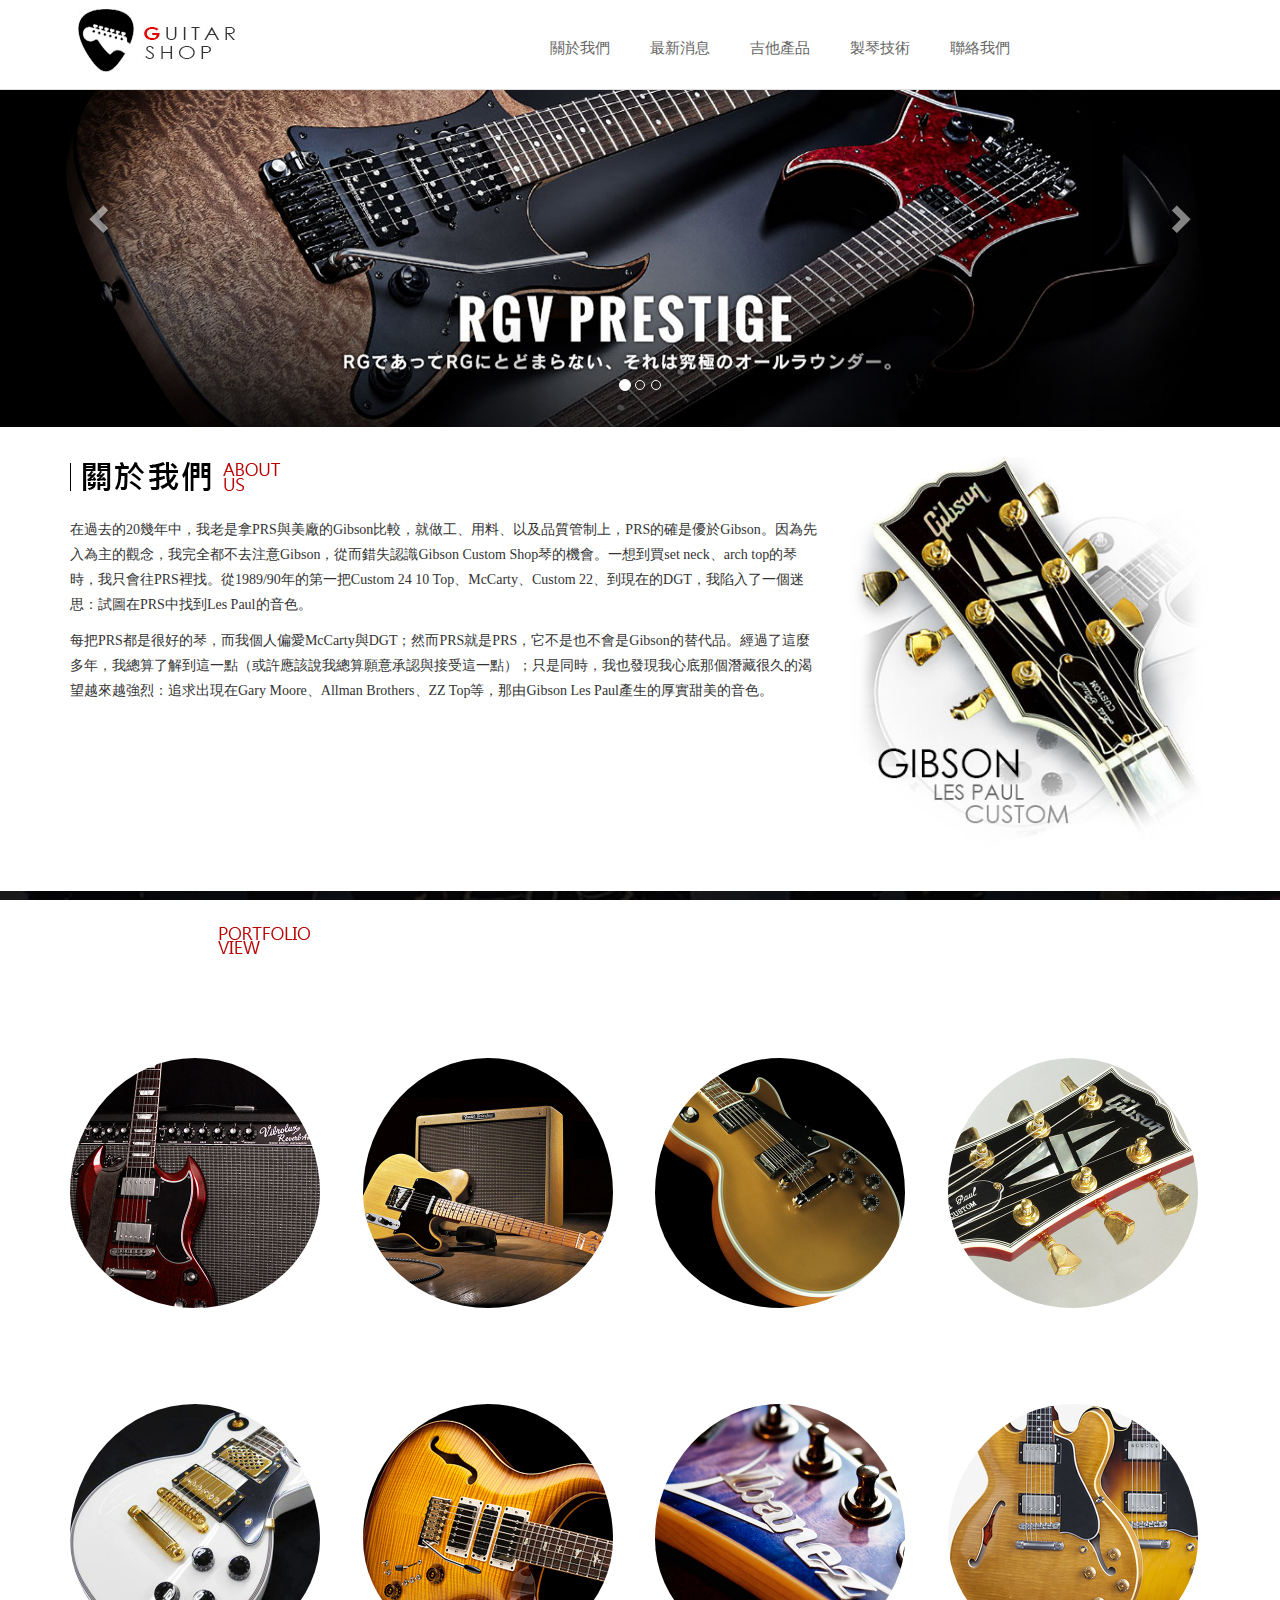
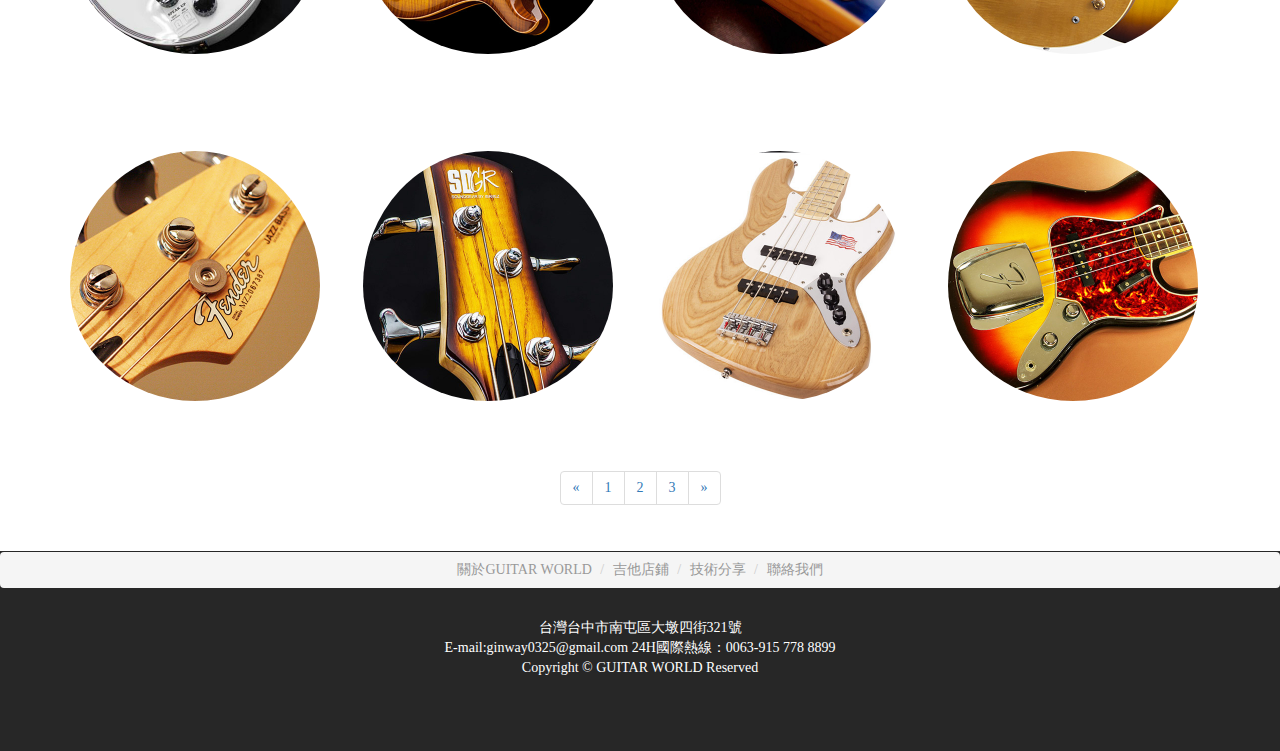
<file: index.html>
<!doctype html>
<html>
<head>
<meta charset="utf-8">
<meta name="viewport" content="width=device-width, initial-scale=1">
<link href="css/bootstrap.css" rel="stylesheet">
    
    <link href="css/custom.css" rel="stylesheet">
    <link href="css/style_Final.css" rel="stylesheet">
    <link href="css/responsive.css" rel="stylesheet">
    
    <script src="js/modernizr.js"></script> <!-- Modernizr back to top -->
    
    <!-- Favicon -->
	<link rel="shortcut icon" href="images/icon/favicon.pnsg">
	<link rel="apple-touch-icon-precomposed" sizes="144x144" href="images/icon/apple-touch-icon-144-precomposed.png">
	<link rel="apple-touch-icon-precomposed" sizes="114x114" href="images/icon/apple-touch-icon-114-precomposed.png">
	<link rel="apple-touch-icon-precomposed" sizes="72x72" href="images/icon/apple-touch-icon-72-precomposed.png">
	<link rel="apple-touch-icon-precomposed" href="images/icon/apple-touch-icon-57-precomposed.png">
    
<title>Guitar World</title>
</head>

<body>
<!--第一層-選單開始-->

<div id="g-wrap" class="nav-is-fixed">
    
<header id="header">
    <div class="row">
        <nav class="navbar navbar-default navbar-fixed-top menu header" role="navigation">
    <div class="container " >
      <!-- 移動顯示 -->
        <div class="cd-main-header">
           <a class="navbar-brand" href="index.html"><img src="images/logo.jpg" alt="logo"/></a>
            <ul class="cd-header-buttons">
               <li>
                 <a href="#cd-primary-nav" title="Menu" id="nav-icon" class="cd-nav-trigger">
                 <span></span>
                 <span></span>
                 <span></span>
                 <span></span>
                 </a>
               </li>
             </ul>
        </div>
        
      <!--按鈕內容 -->
<nav class="cd-nav clearfix">
    <ul id="cd-primary-nav" class="cd-primary-nav is-fixed ulset">
      <li class="hide-1025"><a href="index.html" title="HOME" data-hover="首頁" class="button" style="display:none;">HOME</a></li>
        
      <!-- 當前頁面加上 li 加上 current -->
      <li class="has-children">
        <!-- 當前頁面加上 a 加上 current -->
        <a href="index.html" title="ABOUT" data-hover="ABOUT US" class=" button"><span>關於我們</span></a>
        
      </li>
      <li class="has-children">
        <a href="news.html" title="NEWS" data-hover="NEWS" class="button"><span>最新消息</span></a>
        <div class="is-hidden" style="display:none;">
          <ul class="cd-secondary-nav ulset">
            <li><a href="news.html" title="最新訊息">最新訊息</a></li>
            <li><a href="news.html" title="活動訊息">活動訊息</a></li>

          </ul>
        </div>
      </li>
      <li><a href="products.html" title="PRODUCTS" data-hover="PRODUCTS" class="button"><span>吉他產品</span></a>
         <div class="is-hidden">
          <ul class="cd-secondary-nav ulset">
            <li><a href="products.html" title="吉普森">GIBSON LES PAUL </a></li>
            <li><a href="products.html" title="FENDER">FENDER AMERICAN</a></li>
            <li><a href="products.html" title="IBANEZ">IBANEZ</a></li>
            <li><a href="products.html" title="PRS CUSTOM">PRS CUSTOM</a></li>
          </ul>
        </div>
        </li>
      <li><a href="tech.html" title="ARTICLE" data-hover="TECH" class="button"><span>製琴技術</span></a></li>
      <li><a href="contact.html" title="MEMBER" data-hover="CONTACT" class="button"><span>聯絡我們</span></a></li>
        
      <li class="follow">
        <div class="item">
          Follow Us
        </div>
        <ul class="group ulset">
          <li ><a href="http://www.facebook.com.tw" target="_blank" title="facebook"><span class="fa fa-facebook"></span>facebook</a></li>
          <li  style="display:none;"><a href="#" target="_blank" title="twitter"><span class="fa fa-twitter"></span>Twitter</a></li>
          <li  style="display:none;"><a href="#" target="_blank" title="youtube"><span class="fa fa-youtube-play"></span>Youtube</a></li>
          <li  style="display:none;"><a href="#" target="_blank" title="pinterest"><span class="fa fa-pinterest-p"></span>Pinterest</a></li>
            
        </ul>
      </li>
    </ul>
</nav>
            </div>
</header>
        <!--
<main id="about" class="cd-main-content">&nbsp;</main> -->
<!--第一層-選單結束-->
<!--第二層-廣告輪播開始-->
    <div class="banner cd-main-content" id="about" >
       <div id="carousel-example-generic" class="carousel slide" data-ride="carousel">
      <!-- 指標 -->
      <ol class="carousel-indicators">
        <li data-target="#carousel-example-generic" data-slide-to="0" class="active"></li>
        <li data-target="#carousel-example-generic" data-slide-to="1"></li>
          <li data-target="#carousel-example-generic" data-slide-to="2"></li>
      </ol>
    
      <!-- 幻燈片 -->
      <div class="carousel-inner" role="listbox">
        <div class="item active">
          <img src="images/slide1.jpg" class="img-responsive">
          <div class="carousel-caption"></div>
        </div>
        <div class="item">
          <img src="images/slide2.jpg" class="img-responsive">
          <div class="carousel-caption"></div>
        </div>
          <div class="item">
          <img src="images/slide3.jpg" class="img-responsive">
          <div class="carousel-caption"></div>
        </div>
      </div>
      <!-- 左右切換控制 -->
      <a class="left carousel-control" href="#carousel-example-generic" role="button" data-slide="prev">
        <span class="glyphicon glyphicon-chevron-left" aria-hidden="true"></span>
        <span class="sr-only">Previous</span>
      </a>
      <a class="right carousel-control" href="#carousel-example-generic" role="button" data-slide="next">
        <span class="glyphicon glyphicon-chevron-right" aria-hidden="true"></span>
        <span class="sr-only">Next</span>
      </a>
    </div>

    </div>
<!--第二層-廣告輪播結束-->
<!--第三層-最新消息與廣告開始-->
    <div class="container news">
    <div class="row">
    <div class="col-md-8 col-sm-8">
    <img src="images/aboutus.png" class="coursesTitle"/>
     <p>
     在過去的20幾年中，我老是拿PRS與美廠的Gibson比較，就做工、用料、以及品質管制上，PRS的確是優於Gibson。因為先入為主的觀念，我完全都不去注意Gibson，從而錯失認識Gibson Custom Shop琴的機會。一想到買set neck、arch top的琴時，我只會往PRS裡找。從1989/90年的第一把Custom 24 10 Top、McCarty、Custom 22、到現在的DGT，我陷入了一個迷思：試圖在PRS中找到Les Paul的音色。
        </p>
         <p>
         每把PRS都是很好的琴，而我個人偏愛McCarty與DGT；然而PRS就是PRS，它不是也不會是Gibson的替代品。經過了這麼多年，我總算了解到這一點（或許應該說我總算願意承認與接受這一點）；只是同時，我也發現我心底那個潛藏很久的渴望越來越強烈：追求出現在Gary Moore、Allman Brothers、ZZ Top等，那由Gibson Les Paul產生的厚實甜美的音色。
     </p>
    </div>
    <div class="col-md-4 col-sm-4"><img src="images/ad.jpg" class="img-responsive"></div>
        
        </div>
    </div>
<!--第三層-最新消息與廣告結束-->
<!--第四層-課程分享開始-->
<section class="sec_top">
    <div class="container">
        <img src="images/portfolio.png" class="coursesPort">
        
       <div class="row">
           <div class="col-md-3 col-xs-12 hover01">
               <h1>GIBSON SG</h1>
               <figure><a href="products01.html"><img src="images/CourseImg1.jpg" class="img-responsive courseImg img-circle"/></a></figure>
           </div>
           <div class="col-md-3 col-xs-12 hover01">
               <h1>FENDER TELECASTER</h1>
               <figure><a href="products01.html"><img src="images/CourseImg2.jpg" class="img-responsive courseImg img-circle"/></a></figure>
           </div>
           <div class="col-md-3 col-xs-12 hover01">
               <h1>GIBSON LES PAUL</h1>
               <figure><a href="products01.html"><img src="images/CourseImg3.jpg" class="img-responsive courseImg img-circle"/></a></figure>
           </div>
           <div class="col-md-3 col-xs-12 hover01">
               <h1>GIBSON LES PAUL</h1>
               <figure><a href="products01.html"><img src="images/CourseImg4.jpg" class="img-responsive courseImg img-circle"/></a></figure>
           </div>
        </div>
        <!-- row02 -->
        <div class="row">
           <div class="col-md-3 col-xs-12 hover01">
               <h1>Grass Roots custom</h1>
             <figure><a href="products01.html"><img src="images/CourseImg5.jpg" class="img-responsive courseImg img-circle"/></a></figure>
           </div>
           <div class="col-md-3 col-xs-12 hover01">
               <h1>PRS custom</h1>
               <figure><a href="products01.html"><img src="images/CourseImg6.jpg" class="img-responsive courseImg img-circle"/></a></figure>
           </div>
           <div class="col-md-3 col-xs-12 hover01">
               <h1>IBANEZ </h1>
               <figure><a href="products01.html"><img src="images/CourseImg7.jpg" class="img-responsive courseImg img-circle"/></a></figure>
           </div>
           <div class="col-md-3 col-xs-12 hover01">
               <h1>GIBSON ES335</h1>
               <figure><a href="products01.html"><img src="images/CourseImg8.jpg" class="img-responsive courseImg img-circle"/></a></figure>
           </div>
        </div>
         <!-- row03 -->
        <div class="row">
           <div class="col-md-3 col-xs-12 hover01">
               <h1>FENDER BASS</h1>
             <figure><a href="products01.html"><img src="images/CourseImg9.jpg" class="img-responsive courseImg img-circle"/></a></figure>
           </div>
           <div class="col-md-3 col-xs-12 hover01">
               <h1>IBANEZ BASS</h1>
               <figure><a href="products01.html"><img src="images/CourseImg10.jpg" class="img-responsive courseImg img-circle"/></a></figure>
           </div>
           <div class="col-md-3 col-xs-12 hover01">
               <h1>SX BASS custom</h1>
               <figure><a href="products01.html"><img src="images/CourseImg11.jpg" class="img-responsive courseImg img-circle"/></a></figure>
           </div>
           <div class="col-md-3 col-xs-12 hover01">
               <h1>Fender BASS custom</h1>
               <figure><a href="products01.html"><img src="images/CourseImg12.jpg" class="img-responsive courseImg img-circle"/></a></figure>
           </div>
        </div>
        
    <div class="row pagi_btn">
            <ul class="pagination">
	            <li><a href="#">&laquo;</a></li>
	            <li><a href="#">1</a></li>
	            <li><a href="#">2</a></li>
	            <li><a href="#">3</a></li>

	            <li><a href="#">&raquo;</a></li>
            </ul>
        </div>
    </div>
  </section>
<!--第四層-課程分享結束-->
<!--第五層-連結內容開始-->
    <div ></div>
<!--第五層-連結內容結束-->
<!--第六層-頁腳分享開始-->
<div class="container-fluid footer">
<div class="row">
<ol class="breadcrumb">
	<li><a href="index.html">關於GUITAR WORLD</a></li>
	<li><a href="products.html">吉他店鋪</a></li>
	<li><a href="tech.html">技術分享</a></li>
    <li><a href="contact.html">聯絡我們</a></li>
</ol>
    <p>
        台灣台中市南屯區大墩四街321號</br>
   E-mail:ginway0325@gmail.com 24H國際熱線：0063-915 778 8899 </br>
Copyright © GUITAR WORLD Reserved
</p>

</div>
</div>
<!--第六層-頁腳分享結束-->
<a href="#0" class="cd-top">Top</a>  <!-- back to top -->

</body>
<script src="js/jquery-1.11.2.min.js"></script>
<script src="js/bootstrap.js"></script>
<script src="js/main.js"></script>

<script src="js/jquery.min.js"></script> <!-- back to top -->
<script src="js/top.js"></script> <!-- back to top -->
</html>
</file>
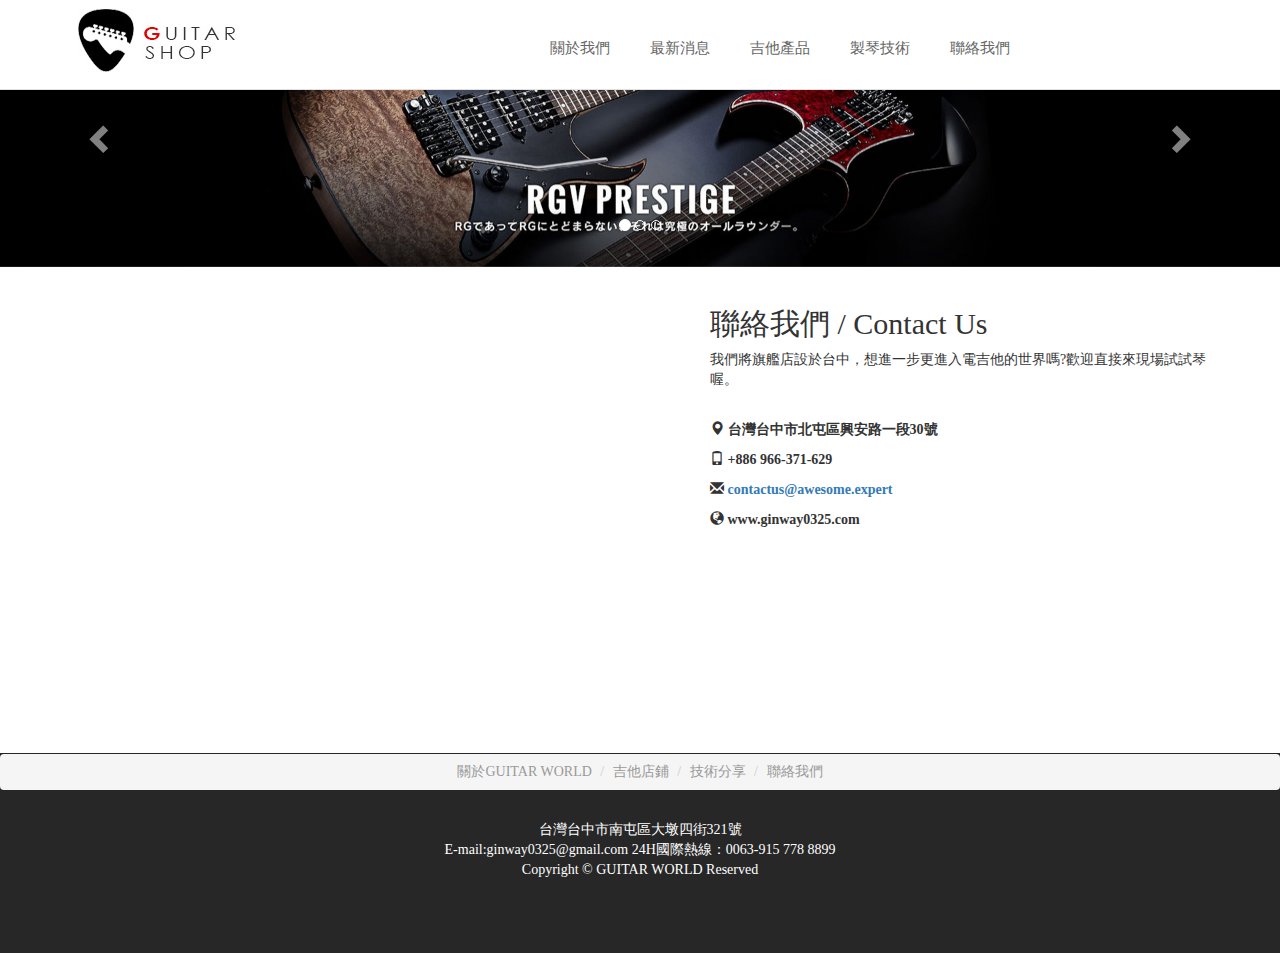
<file: contact.html>
<!doctype html>
<html>
<head>
<meta charset="utf-8">
<meta name="viewport" content="width=device-width, initial-scale=1">
<link href="css/bootstrap.css" rel="stylesheet">
    
    <link href="css/custom.css" rel="stylesheet">
    <link href="css/style_Final.css" rel="stylesheet">
    <link href="css/responsive.css" rel="stylesheet">
    
    <script src="js/modernizr.js"></script> <!-- Modernizr back to top -->
    
    <!-- Favicon -->
	<link rel="shortcut icon" href="images/icon/favicon.png">
	<link rel="apple-touch-icon-precomposed" sizes="144x144" href="images/icon/apple-touch-icon-144-precomposed.png">
	<link rel="apple-touch-icon-precomposed" sizes="114x114" href="images/icon/apple-touch-icon-114-precomposed.png">
	<link rel="apple-touch-icon-precomposed" sizes="72x72" href="images/icon/apple-touch-icon-72-precomposed.png">
	<link rel="apple-touch-icon-precomposed" href="images/icon/apple-touch-icon-57-precomposed.png">
    
<title>Guitar World </title>
</head>

<body>
<!--第一層-選單開始-->
<div id="g-wrap" class="nav-is-fixed">
    
<header id="header">
    <div class="row">
        <nav class="navbar navbar-default navbar-fixed-top menu header" role="navigation">
    <div class="container " >
      <!-- 移動顯示 -->
        <div class="cd-main-header">
           <a class="navbar-brand" href="index.html"><img src="images/logo.jpg" alt="logo"/></a>
            <ul class="cd-header-buttons">
               <li>
                 <a href="#cd-primary-nav" title="Menu" id="nav-icon" class="cd-nav-trigger">
                 <span></span>
                 <span></span>
                 <span></span>
                 <span></span>
                 </a>
               </li>
             </ul>
        </div>
        
      <!--按鈕內容 -->
<nav class="cd-nav clearfix">
    <ul id="cd-primary-nav" class="cd-primary-nav is-fixed ulset">
      <li class="hide-1025"><a href="index.html" title="HOME" data-hover="首頁" class="button" style="display:none;">HOME</a></li>
        
      <!-- 當前頁面加上 li 加上 current -->
      <li class="has-children">
        <!-- 當前頁面加上 a 加上 current -->
        <a href="index.html" title="ABOUT" data-hover="ABOUT US" class=" button"><span>關於我們</span></a>
        
      </li>
      <li class="has-children">
        <a href="news.html" title="NEWS" data-hover="NEWS" class="button"><span>最新消息</span></a>
        <div class="is-hidden" style="display:none;">
          <ul class="cd-secondary-nav ulset">
            <li><a href="news.html" title="最新訊息">最新訊息</a></li>
            <li><a href="news.html" title="活動訊息">活動訊息</a></li>

          </ul>
        </div>
      </li>
      <li><a href="products.html" title="PRODUCTS" data-hover="PRODUCTS" class="button"><span>吉他產品</span></a>
         <div class="is-hidden">
          <ul class="cd-secondary-nav ulset">
            <li><a href="products.html" title="吉普森">GIBSON LES PAUL </a></li>
            <li><a href="products.html" title="FENDER">FENDER AMERICAN</a></li>
            <li><a href="products.html" title="IBANEZ">IBANEZ</a></li>
            <li><a href="products.html" title="PRS CUSTOM">PRS CUSTOM</a></li>
          </ul>
        </div>
        </li>
      <li><a href="tech.html" title="ARTICLE" data-hover="TECH" class="button"><span>製琴技術</span></a></li>
      <li><a href="contact.html" title="MEMBER" data-hover="CONTACT" class="button"><span>聯絡我們</span></a></li>
        
      <li class="follow">
        <div class="item">
          Follow Us
        </div>
        <ul class="group ulset">
          <li ><a href="http://www.facebook.com.tw" target="_blank" title="facebook"><span class="fa fa-facebook"></span>facebook</a></li>
            
        </ul>
      </li>
    </ul>
</nav>
            </div>
</header>
<!--第一層-選單結束-->
<!--第二層-廣告輪播開始-->
    <div class="banner cd-main-content" id="about">
       <div id="carousel-example-generic" class="carousel slide" data-ride="carousel">
      <!-- 指標 -->
      <ol class="carousel-indicators">
        <li data-target="#carousel-example-generic" data-slide-to="0" class="active"></li>
        <li data-target="#carousel-example-generic" data-slide-to="1"></li>
          <li data-target="#carousel-example-generic" data-slide-to="2"></li>
      </ol>
    
      <!-- 幻燈片 -->
      <div class="carousel-inner" role="listbox">
        <div class="item active">
          <img src="images/in-pic/slide1.jpg" class="img-responsive">
          <div class="carousel-caption"></div>
        </div>
        <div class="item">
          <img src="images/in-pic/slide2.jpg" class="img-responsive">
          <div class="carousel-caption"></div>
        </div>
          <div class="item">
          <img src="images/in-pic/slide3.jpg" class="img-responsive">
          <div class="carousel-caption"></div>
        </div>
      </div>
      <!-- 左右切換控制 -->
      <a class="left carousel-control" href="#carousel-example-generic" role="button" data-slide="prev">
        <span class="glyphicon glyphicon-chevron-left" aria-hidden="true"></span>
        <span class="sr-only">Previous</span>
      </a>
      <a class="right carousel-control" href="#carousel-example-generic" role="button" data-slide="next">
        <span class="glyphicon glyphicon-chevron-right" aria-hidden="true"></span>
        <span class="sr-only">Next</span>
      </a>
    </div>

    </div>
<!--第二層-廣告輪播結束-->
<!--第三層-最新消息與廣告開始-->
<section>
    <div class="container">
    <div class="row">

         
         <div class="col-md-6 contact-map">
            <div class="map-greyscale" id="map-greyscale"></div>
                    <iframe src="https://www.google.com/maps/embed?pb=!1m18!1m12!1m3!1d3640.8841421828156!2d120.64387065155005!3d24.140706584321862!2m3!1f0!2f0!3f0!3m2!1i1024!2i768!4f13.1!3m3!1m2!1s0x34693db9adb9aad3%3A0x69844633d5e42044!2zNDA45Y-w5Lit5biC5Y2X5bGv5Y2A5aSn5aKp5Zub6KGXMzIx6Jmf!5e0!3m2!1szh-TW!2stw!4v1482380975270" width="100%" height="400px" frameborder="0" style="border:0" allowfullscreen>
                    </iframe>
                </div>
           <div class="col-md-6 contact-info">
           <h2>聯絡我們&nbsp;/&nbsp;Contact Us</h2>
           <p class="contact-content">我們將旗艦店設於台中，想進一步更進入電吉他的世界嗎?歡迎直接來現場試試琴喔。</p>
           <p class=""><i class="glyphicon glyphicon-map-marker"></i> <strong>台灣台中市北屯區興安路一段30號</strong></p>
					<p class=""><i class="glyphicon glyphicon-phone"></i> <strong>+886 966-371-629</strong></p>
					<p class=""><i class="glyphicon glyphicon-envelope"></i> <strong><a href="mailto:contactus@awesome.expert">contactus@awesome.expert</strong></a></p>
					<p class="st-website"><i class="glyphicon glyphicon-globe"></i> <strong>www.ginway0325.com</strong></p>	
           
         </div>     
                
         </div>
        </div>

</section>
<!--第三層-最新消息與廣告結束-->

<!--第四層-頁腳分享開始-->
<div class="container-fluid footer">
<div class="row">
<ol class="breadcrumb">
	<li><a href="index.html">關於GUITAR WORLD</a></li>
	<li><a href="products.html">吉他店鋪</a></li>
	<li><a href="tech.html">技術分享</a></li>
    <li><a href="contact.html">聯絡我們</a></li>
</ol>
    <p>
        台灣台中市南屯區大墩四街321號</br>
   E-mail:ginway0325@gmail.com 24H國際熱線：0063-915 778 8899 </br>
Copyright © GUITAR WORLD Reserved
</p>

</div>
</div>
<!--第四層-頁腳分享結束-->
<a href="#0" class="cd-top">Top</a>  <!-- back to top -->

</body>
<script src="js/jquery-1.11.2.min.js"></script>
<script src="js/bootstrap.js"></script>
<script src="js/main.js"></script>
    
<script src="js/jquery.min.js"></script> <!-- back to top -->
<script src="js/top.js"></script> <!-- back to top -->
</html>
</file>
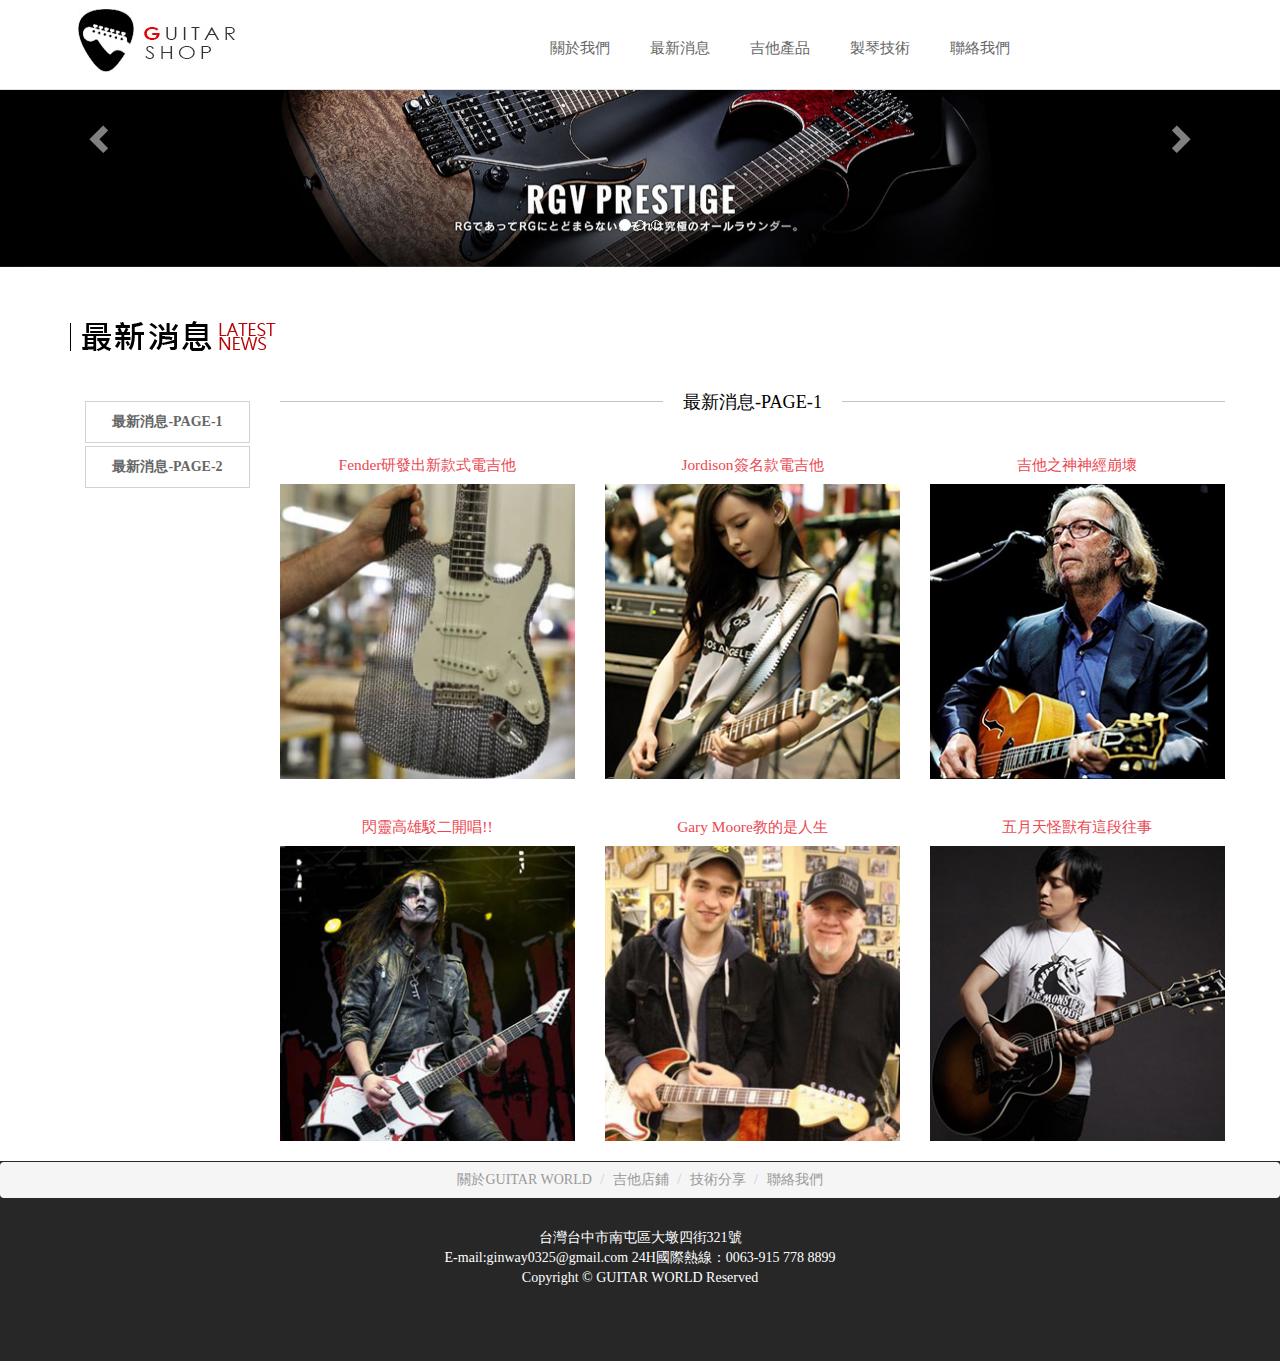
<file: news.html>
<!doctype html>
<html>
<head>
<meta charset="utf-8">
<meta name="viewport" content="width=device-width, initial-scale=1">
<link href="css/bootstrap.css" rel="stylesheet">
    
    <link href="css/custom.css" rel="stylesheet">
    <link href="css/style_Final.css" rel="stylesheet">
    <link href="css/responsive.css" rel="stylesheet">
    
    <script src="js/modernizr.js"></script> <!-- Modernizr back to top -->
    
    <!-- Favicon -->
	<link rel="shortcut icon" href="images/icon/favicon.png">
	<link rel="apple-touch-icon-precomposed" sizes="144x144" href="images/icon/apple-touch-icon-144-precomposed.png">
	<link rel="apple-touch-icon-precomposed" sizes="114x114" href="images/icon/apple-touch-icon-114-precomposed.png">
	<link rel="apple-touch-icon-precomposed" sizes="72x72" href="images/icon/apple-touch-icon-72-precomposed.png">
	<link rel="apple-touch-icon-precomposed" href="images/icon/apple-touch-icon-57-precomposed.png">
    
<title>Guitar World</title>
</head>

<body>
<!--第一層-選單開始-->

<div id="g-wrap" class="nav-is-fixed">
    
<header id="header">
    <div class="row">
        <nav class="navbar navbar-default navbar-fixed-top menu header" role="navigation">
    <div class="container " >
      <!-- 移動顯示 -->
        <div class="cd-main-header">
           <a class="navbar-brand" href="index.html"><img src="images/logo.jpg" alt="logo"/></a>
            <ul class="cd-header-buttons">
               <li>
                 <a href="#cd-primary-nav" title="Menu" id="nav-icon" class="cd-nav-trigger">
                 <span></span>
                 <span></span>
                 <span></span>
                 <span></span>
                 </a>
               </li>
             </ul>
        </div>
        
      <!--按鈕內容 -->
<nav class="cd-nav clearfix">
    <ul id="cd-primary-nav" class="cd-primary-nav is-fixed ulset">
      <li class="hide-1025"><a href="index.html" title="HOME" data-hover="首頁" class="button" style="display:none;">HOME</a></li>
        
      <!-- 當前頁面加上 li 加上 current -->
      <li class="has-children">
        <!-- 當前頁面加上 a 加上 current -->
        <a href="index.html" title="ABOUT" data-hover="ABOUT US" class=" button"><span>關於我們</span></a>
        
      </li>
      <li class="has-children">
        <a href="news.html" title="NEWS" data-hover="NEWS" class="button"><span>最新消息</span></a>
       
      </li>
      <li><a href="products.html" title="PRODUCTS" data-hover="PRODUCTS" class="button"><span>吉他產品</span></a>
         <div class="is-hidden">
          <ul class="cd-secondary-nav ulset">
             <li><a href="products.html" title="吉普森">GIBSON LES PAUL </a></li>
            <li><a href="products.html" title="FENDER">FENDER AMERICAN</a></li>
            <li><a href="products.html" title="IBANEZ">IBANEZ</a></li>
            <li><a href="products.html" title="PRS CUSTOM">PRS CUSTOM</a></li>
          </ul>
        </div>
        </li>
      <li><a href="tech.html" title="ARTICLE" data-hover="TECH" class="button"><span>製琴技術</span></a></li>
      <li><a href="contact.html" title="MEMBER" data-hover="CONTACT" class="button"><span>聯絡我們</span></a></li>
        
      <li class="follow">
        <div class="item">
          Follow Us
        </div>
        <ul class="group ulset">
          <li ><a href="http://www.facebook.com.tw" target="_blank" title="facebook"><span class="fa fa-facebook"></span>facebook</a></li>
 
            
        </ul>
      </li>
    </ul>
</nav>
            </div>
</header>
        <!--
<main id="about" class="cd-main-content">&nbsp;</main> -->
<!--第一層-選單結束-->
<!--第二層-廣告輪播開始-->
    <div class="banner cd-main-content" id="about" >
       <div id="carousel-example-generic" class="carousel slide" data-ride="carousel">
      <!-- 指標 -->
      <ol class="carousel-indicators">
        <li data-target="#carousel-example-generic" data-slide-to="0" class="active"></li>
        <li data-target="#carousel-example-generic" data-slide-to="1"></li>
          <li data-target="#carousel-example-generic" data-slide-to="2"></li>
      </ol>
    
      <!-- 幻燈片 -->
      <div class="carousel-inner" role="listbox">
        <div class="item active">
          <img src="images/in-pic/slide1.jpg" class="img-responsive">
          <div class="carousel-caption"></div>
        </div>
        <div class="item">
          <img src="images/in-pic/slide2.jpg" class="img-responsive">
          <div class="carousel-caption"></div>
        </div>
          <div class="item">
          <img src="images/in-pic/slide3.jpg" class="img-responsive">
          <div class="carousel-caption"></div>
        </div>
      </div>
      <!-- 左右切換控制 -->
      <a class="left carousel-control" href="#carousel-example-generic" role="button" data-slide="prev">
        <span class="glyphicon glyphicon-chevron-left" aria-hidden="true"></span>
        <span class="sr-only">Previous</span>
      </a>
      <a class="right carousel-control" href="#carousel-example-generic" role="button" data-slide="next">
        <span class="glyphicon glyphicon-chevron-right" aria-hidden="true"></span>
        <span class="sr-only">Next</span>
      </a>
    </div>

    </div>
<!--第二層-廣告輪播結束-->

<!--第三層-news-->
<section class="news_bg">
    <div class="container">
        <img src="images/new.png" class="coursesPort">
        
      
<div class="container">
    <div class="row">
        <div class="col-sm-12 col-md-2">
            <ul class="news-list">
                <li><a href="news.html">最新消息-PAGE-1</a></li>
                <li><a href="news.html">最新消息-PAGE-2</a></li>
                
            </ul>
        </div>
        <!-- 巣狀box -->
        <div class="col-sm-12 col-md-10">
             <div class="col-xs-12 col-md-12 prd-topic">
                    <span>
                        <a>最新消息-PAGE-1</a>
                    </span>
                </div>

            <div class="row">
                <div class="col-xs-12 col-sm-4 hover01">
                    <h3>Fender研發出新款式電吉他</h3>
                    <figure_new><a href="news_detail.html"><img src="images/news/new01.jpg" class="img-responsive courseImg "/></a></figure_new>
                    
                </div>
                 <div class="col-xs-12 col-sm-4 hover01">
                     <h3>Jordison簽名款電吉他</h3>
                     <figure_new><a href="news_detail.html"><img src="images/news/new02.jpg" class="img-responsive courseImg "/></a></figure_new>
                     
                </div>
                  <div class="col-xs-12 col-sm-4 hover01">
                     <h3>吉他之神神經崩壞</h3>
                     <figure_new><a href="news_detail.html"><img src="images/news/new04.jpg" class="img-responsive courseImg "/></a></figure_new>
                     
                </div>
                
            </div>
            
            <div class="row">
               
                <div class="col-xs-12 col-sm-4 hover01">
                    <h3>閃靈高雄駁二開唱!!</h3>
                     <figure_new><a href="news_detail.html"><img src="images/news/new05.jpg" class="img-responsive courseImg "/></a></figure_new>
                    
                </div>
                 <div class="col-xs-12 col-sm-4 hover01">
                     <h3>Gary Moore教的是人生</h3>
                     <figure_new><a href="news_detail.html"><img src="images/news/new06.jpg" class="img-responsive courseImg "/></a></figure_new>
                     
                </div>
                 <div class="col-xs-12 col-sm-4 hover01">
                     <h3>五月天怪獸有這段往事</h3>
                     <figure_new><a href="news_detail.html"><img src="images/news/new07.jpg" class="img-responsive courseImg "/></a></figure_new>
                    
                </div>
            </div>
            
            <div class="row" style="display:none;">
               
                <div class="col-xs-12 col-sm-4 hover01">
                    <h3>閃靈高雄駁二開唱!!</h3>
                     <figure_new><a href="news_detail.html"><img src="images/news/new05.jpg" class="img-responsive courseImg "/></a></figure_new>
                    
                </div>
                 <div class="col-xs-12 col-sm-4 hover01">
                     <h3>Gary Moore教的是人生</h3>
                     <figure_new><a href="news_detail.html"><img src="images/news/new06.jpg" class="img-responsive courseImg "/></a></figure_new>
                     
                </div>
                 <div class="col-xs-12 col-sm-4 hover01">
                     <h3>五月天怪獸有這段往事</h3>
                     <figure_new><a href="news_detail.html"><img src="images/news/new07.jpg" class="img-responsive courseImg "/></a></figure_new>
                    
                </div>
            </div>
            
            
         
            
            
        </div>
    </div>
</div>
    
    
    <div class="row pagi_btn" style="display:none;">
            <ul class="pagination">
	            <li><a href="#">&laquo;</a></li>
	            <li><a href="#">1</a></li>
	            <li><a href="#">2</a></li>
	            <li><a href="#">3</a></li>
	            <li><a href="#">4</a></li>
	            <li><a href="#">5</a></li>
	            <li><a href="#">&raquo;</a></li>
            </ul>
        </div>
    </div>
  </section>
<!--第三層-news-->
<!--第六層-頁腳分享開始-->
<div class="container-fluid footer">
<div class="row">
<ol class="breadcrumb">
	<li><a href="index.html">關於GUITAR WORLD</a></li>
	<li><a href="products.html">吉他店鋪</a></li>
	<li><a href="tech.html">技術分享</a></li>
    <li><a href="contact.html">聯絡我們</a></li>
</ol>
    <p>
        台灣台中市南屯區大墩四街321號</br>
   E-mail:ginway0325@gmail.com 24H國際熱線：0063-915 778 8899 </br>
Copyright © GUITAR WORLD Reserved
</p>

</div>
</div>
<!--第六層-頁腳分享結束-->
<a href="#0" class="cd-top">Top</a>  <!-- back to top -->

</body>
<script src="js/jquery-1.11.2.min.js"></script>
<script src="js/bootstrap.js"></script>
<script src="js/main.js"></script>
    
<script src="js/jquery.min.js"></script> <!-- back to top -->
<script src="js/top.js"></script> <!-- back to top -->
</html>
</file>
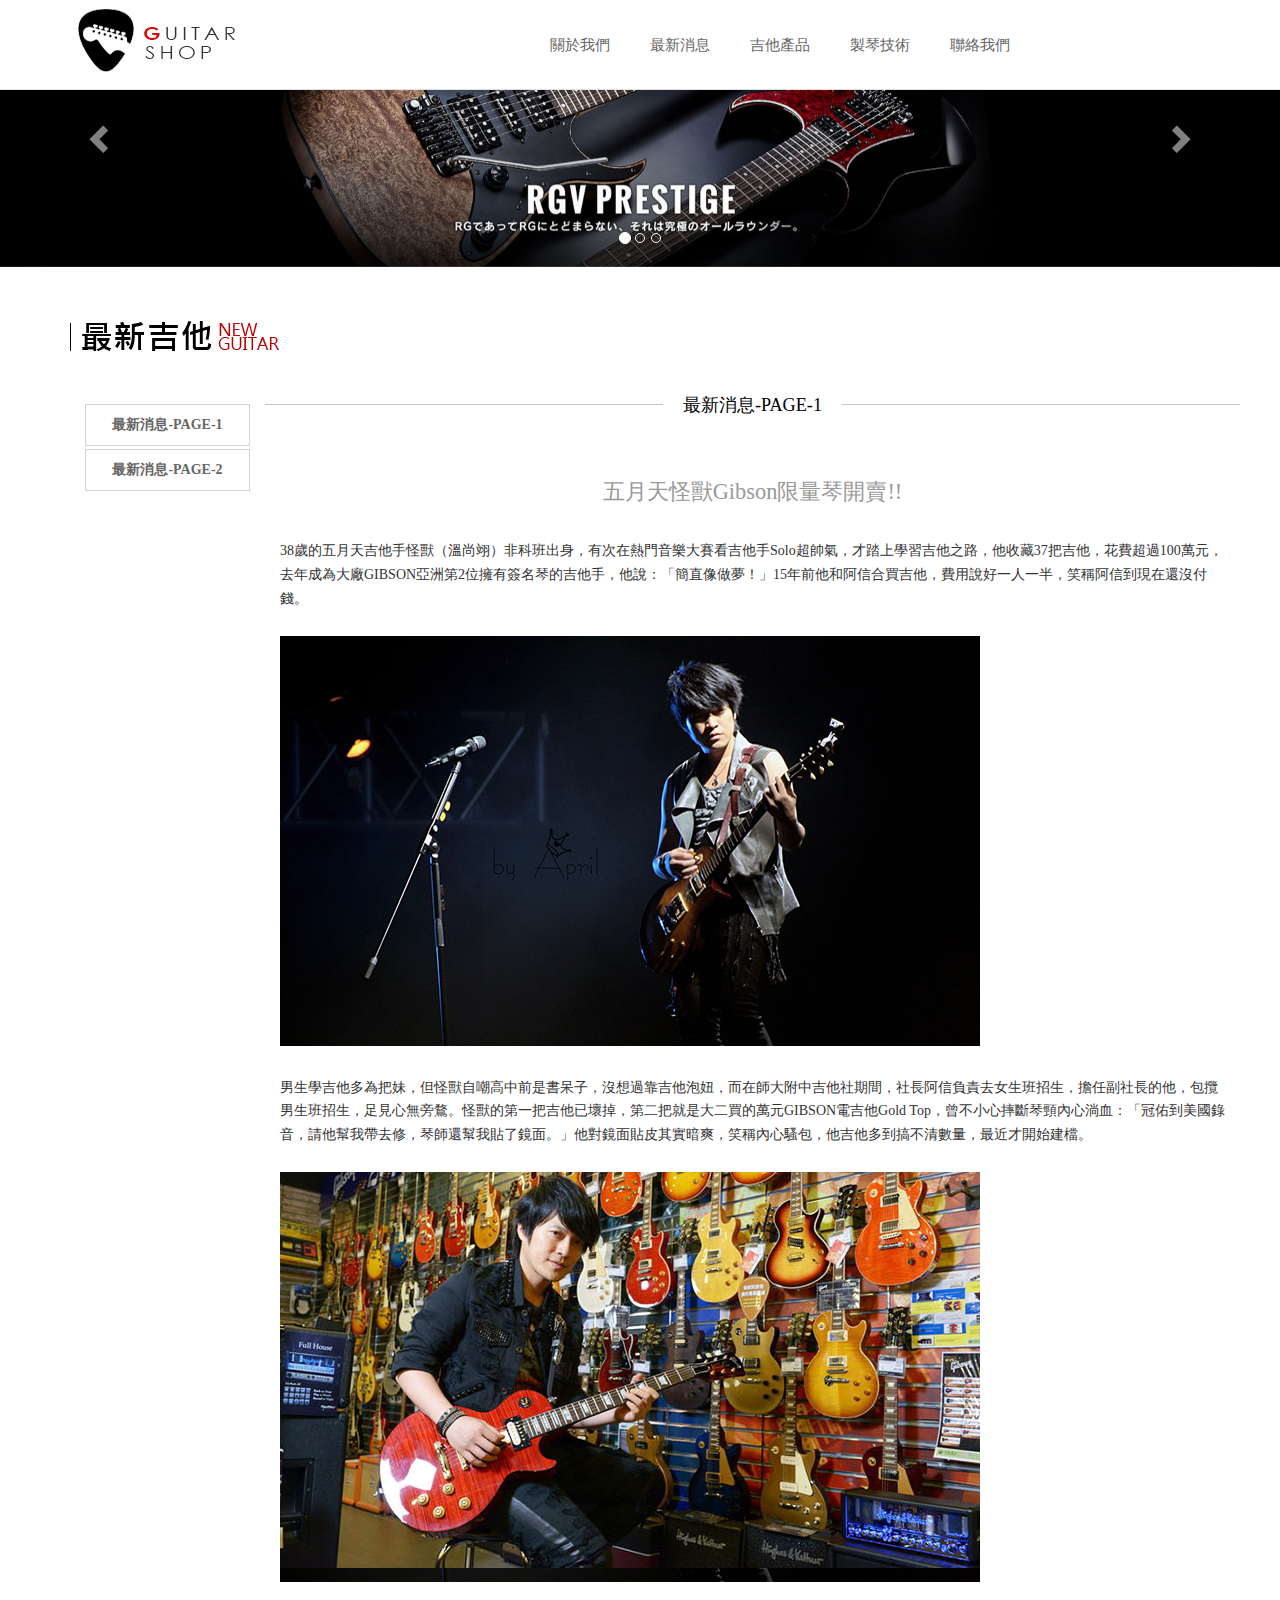
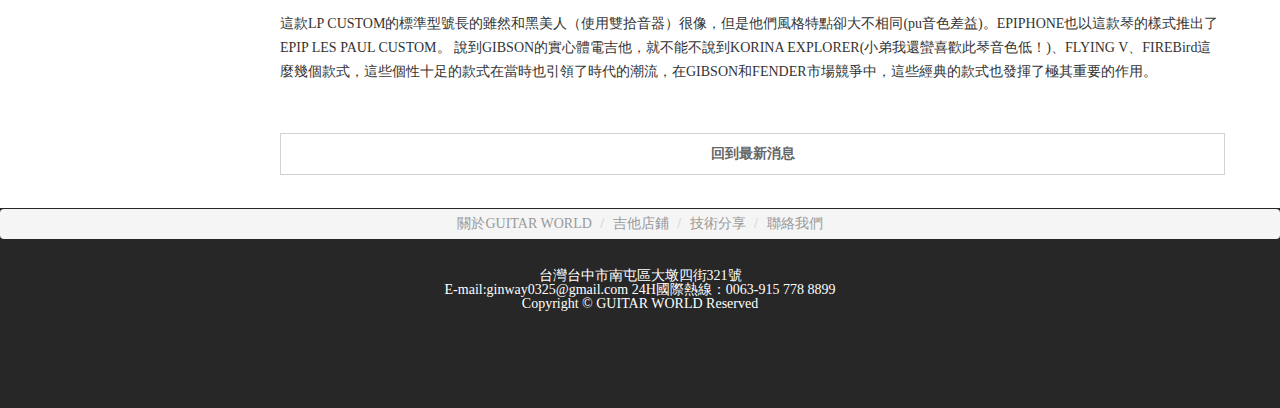
<file: news_detail.html>
<!doctype html>
<html>
<head>
<meta charset="utf-8">
<meta name="viewport" content="width=device-width, initial-scale=1">
<link href="css/bootstrap.css" rel="stylesheet">
    
    <link href="css/custom.css" rel="stylesheet">
    <link href="css/style_Final.css" rel="stylesheet">
    <link href="css/responsive.css" rel="stylesheet">
    <link rel="stylesheet" href="css/reset.css"> <!-- CSS reset -->
    
    <script src="js/modernizr.js"></script> <!-- Modernizr back to top -->
    
    <!-- Favicon -->
	<link rel="shortcut icon" href="images/icon/favicon.png">
	<link rel="apple-touch-icon-precomposed" sizes="144x144" href="images/icon/apple-touch-icon-144-precomposed.png">
	<link rel="apple-touch-icon-precomposed" sizes="114x114" href="images/icon/apple-touch-icon-114-precomposed.png">
	<link rel="apple-touch-icon-precomposed" sizes="72x72" href="images/icon/apple-touch-icon-72-precomposed.png">
	<link rel="apple-touch-icon-precomposed" href="images/icon/apple-touch-icon-57-precomposed.png">
    
<title>Guitar World</title>
</head>

<body>
<!--第一層-選單開始-->

<div id="g-wrap" class="nav-is-fixed">
    
<header id="header">
    <div class="row">
        <nav class="navbar navbar-default navbar-fixed-top menu header" role="navigation">
    <div class="container " >
      <!-- 移動顯示 -->
        <div class="cd-main-header">
           <a class="navbar-brand" href="index.html"><img src="images/logo.jpg" alt="logo"/></a>
            <ul class="cd-header-buttons">
               <li>
                 <a href="#cd-primary-nav" title="Menu" id="nav-icon" class="cd-nav-trigger">
                 <span></span>
                 <span></span>
                 <span></span>
                 <span></span>
                 </a>
               </li>
             </ul>
        </div>
        
      <!--按鈕內容 -->
<nav class="cd-nav clearfix">
    <ul id="cd-primary-nav" class="cd-primary-nav is-fixed ulset">
      <li class="hide-1025"><a href="index.html" title="HOME" data-hover="首頁" class="button" style="display:none;">HOME</a></li>
        
      <!-- 當前頁面加上 li 加上 current -->
      <li class="has-children">
        <!-- 當前頁面加上 a 加上 current -->
        <a href="index.html" title="ABOUT" data-hover="ABOUT US" class=" button"><span>關於我們</span></a>
        
      </li>
      <li class="has-children">
        <a href="news.html" title="NEWS" data-hover="NEWS" class="button"><span>最新消息</span></a>
       
      </li>
      <li><a href="products.html" title="PRODUCTS" data-hover="PRODUCTS" class="button"><span>吉他產品</span></a>
         <div class="is-hidden">
          <ul class="cd-secondary-nav ulset">
             <li><a href="products.html" title="吉普森">GIBSON LES PAUL </a></li>
            <li><a href="products.html" title="FENDER">FENDER AMERICAN</a></li>
            <li><a href="products.html" title="IBANEZ">IBANEZ</a></li>
            <li><a href="products.html" title="PRS CUSTOM">PRS CUSTOM</a></li>
          </ul>
        </div>
        </li>
      <li><a href="tech.html" title="ARTICLE" data-hover="TECH" class="button"><span>製琴技術</span></a></li>
      <li><a href="contact.html" title="MEMBER" data-hover="CONTACT" class="button"><span>聯絡我們</span></a></li>
        
      <li class="follow">
        <div class="item">
          Follow Us
        </div>
        <ul class="group ulset">
          <li ><a href="http://www.facebook.com.tw" target="_blank" title="facebook"><span class="fa fa-facebook"></span>facebook</a></li>
            
        </ul>
      </li>
    </ul>
</nav>
            </div>
</header>
        <!--
<main id="about" class="cd-main-content">&nbsp;</main> -->
<!--第一層-選單結束-->
<!--第二層-廣告輪播開始-->
    <div class="banner cd-main-content" id="about" >
       <div id="carousel-example-generic" class="carousel slide" data-ride="carousel">
      <!-- 指標 -->
      <ol class="carousel-indicators">
        <li data-target="#carousel-example-generic" data-slide-to="0" class="active"></li>
        <li data-target="#carousel-example-generic" data-slide-to="1"></li>
          <li data-target="#carousel-example-generic" data-slide-to="2"></li>
      </ol>
    
      <!-- 幻燈片 -->
      <div class="carousel-inner" role="listbox">
        <div class="item active">
          <img src="images/in-pic/slide1.jpg" class="img-responsive">
          <div class="carousel-caption"></div>
        </div>
        <div class="item">
          <img src="images/in-pic/slide2.jpg" class="img-responsive">
          <div class="carousel-caption"></div>
        </div>
          <div class="item">
          <img src="images/in-pic/slide3.jpg" class="img-responsive">
          <div class="carousel-caption"></div>
        </div>
      </div>
      <!-- 左右切換控制 -->
      <a class="left carousel-control" href="#carousel-example-generic" role="button" data-slide="prev">
        <span class="glyphicon glyphicon-chevron-left" aria-hidden="true"></span>
        <span class="sr-only">Previous</span>
      </a>
      <a class="right carousel-control" href="#carousel-example-generic" role="button" data-slide="next">
        <span class="glyphicon glyphicon-chevron-right" aria-hidden="true"></span>
        <span class="sr-only">Next</span>
      </a>
    </div>

    </div>
<!--第二層-廣告輪播結束-->

<!--第三層-news-->
<section class="news_bg">
    <div class="container">
        <img src="images/guitars.png" class="coursesPort">
        
      
<div class="container">
    <div class="row">
        <div class="col-sm-12 col-md-2">
            <ul class="news-list">
                <li><a href="news.html">最新消息-PAGE-1</a></li>
                <li><a href="news.html">最新消息-PAGE-2</a></li>
                
            </ul>
        </div>
        <!-- 巣狀box -->
        <div class="col-sm-12 col-md-10">
            <!-- row 1 -->
            <div class="row">
                <div class="col-xs-12 col-md-12 prd-topic">
                    <span>
                        <a>最新消息-PAGE-1</a>
                    </span>
                </div>
            </div>
            <!-- row 2 -->

    <section class="cd-single-item">
		
        
        <div class="prd_detail">
            <h1>五月天怪獸Gibson限量琴開賣!!</h1>
            <p>
               38歲的五月天吉他手怪獸（溫尚翊）非科班出身，有次在熱門音樂大賽看吉他手Solo超帥氣，才踏上學習吉他之路，他收藏37把吉他，花費超過100萬元，去年成為大廠GIBSON亞洲第2位擁有簽名琴的吉他手，他說：「簡直像做夢！」15年前他和阿信合買吉他，費用說好一人一半，笑稱阿信到現在還沒付錢。
            </p>
            <img src="images/may.jpg" width="" height="" class="img-responsive courseImg "/>
            <p>
               男生學吉他多為把妹，但怪獸自嘲高中前是書呆子，沒想過靠吉他泡妞，而在師大附中吉他社期間，社長阿信負責去女生班招生，擔任副社長的他，包攬男生班招生，足見心無旁鶩。怪獸的第一把吉他已壞掉，第二把就是大二買的萬元GIBSON電吉他Gold Top，曾不小心摔斷琴頸內心淌血：「冠佑到美國錄音，請他幫我帶去修，琴師還幫我貼了鏡面。」他對鏡面貼皮其實暗爽，笑稱內心騷包，他吉他多到搞不清數量，最近才開始建檔。
            </p>
            <img src="images/may2.jpg" width="" height="" class="img-responsive courseImg "/>
            <p>
            這款LP CUSTOM的標準型號長的雖然和黑美人（使用雙拾音器）很像，但是他們風格特點卻大不相同(pu音色差益)。EPIPHONE也以這款琴的樣式推出了EPIP LES PAUL CUSTOM。
            說到GIBSON的實心體電吉他，就不能不說到KORINA EXPLORER(小弟我還蠻喜歡此琴音色低！)、FLYING V、FIREBird這麼幾個款式，這些個性十足的款式在當時也引領了時代的潮流，在GIBSON和FENDER市場競爭中，這些經典的款式也發揮了極其重要的作用。
            </p>
        </div>
            
	</section> <!-- cd-single-item -->
    
        
            <!-- row 3 back to list -->
            <div class="row">
            
                <div class="col-sm-12 col-md-12">
                    <ul class="back-list">
                          <li><a href="news.html">回到最新消息</a></li>
                    </ul>
                 </div>
            </div>
            
            
            
            
        </div>
    </div>
</div>
    
    
    <div class="row pagi_btn" style="display:none;">
            <ul class="pagination">
	            <li><a href="#">&laquo;</a></li>
	            <li><a href="#">1</a></li>
	            <li><a href="#">2</a></li>
	            <li><a href="#">3</a></li>
	            <li><a href="#">&raquo;</a></li>
            </ul>
        </div>
    </div>
  </section>
<!--第三層-news-->
<!--第六層-頁腳分享開始-->
<div class="container-fluid footer">
<div class="row">
<ol class="breadcrumb">
	<li><a href="index.html">關於GUITAR WORLD</a></li>
	<li><a href="products.html">吉他店鋪</a></li>
	<li><a href="tech.html">技術分享</a></li>
    <li><a href="contact.html">聯絡我們</a></li>
</ol>
    <p>
        台灣台中市南屯區大墩四街321號</br>
   E-mail:ginway0325@gmail.com 24H國際熱線：0063-915 778 8899 </br>
Copyright © GUITAR WORLD Reserved
</p>

</div>
</div>
<!--第六層-頁腳分享結束-->
<a href="#0" class="cd-top">Top</a>  <!-- back to top -->

</body>
<script src="js/jquery-1.11.2.min.js"></script>
<script src="js/bootstrap.js"></script>
<script src="js/main.js"></script>
    
<script src="js/jquery.min.js"></script> <!-- back to top -->    
<script src="js/top.js"></script> <!-- back to top -->

    <script src="js/jquery-2.1.1.js"></script>
<script src="js/jquery.mobile.min.js"></script> <!-- 產品用js -->
<script src="js/prd_pic_affect.js"></script> <!-- Resource jQuery -->    

</html>
</file>
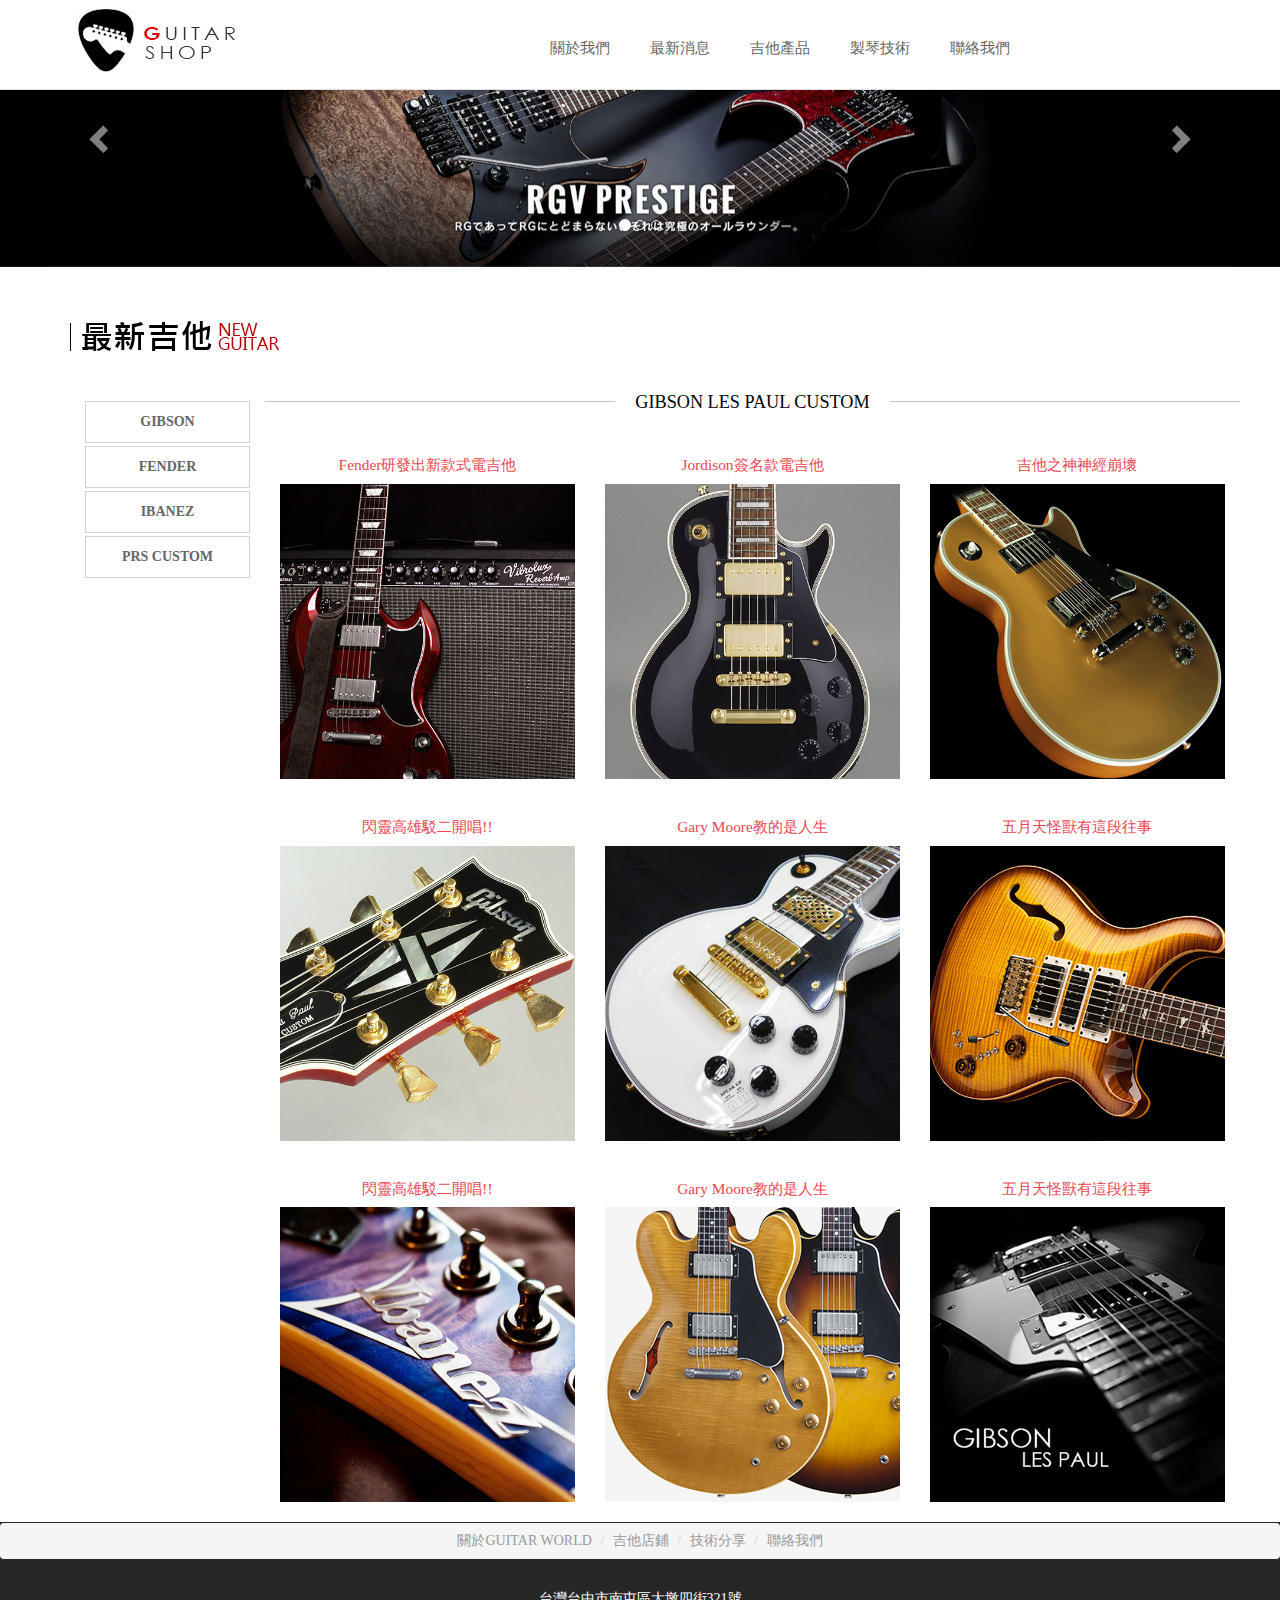
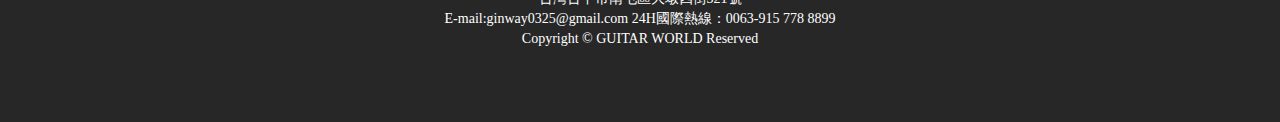
<file: products.html>
<!doctype html>
<html>
<head>
<meta charset="utf-8">
<meta name="viewport" content="width=device-width, initial-scale=1">
<link href="css/bootstrap.css" rel="stylesheet">
    
    <link href="css/custom.css" rel="stylesheet">
    <link href="css/style_Final.css" rel="stylesheet">
    <link href="css/responsive.css" rel="stylesheet">
    
    <script src="js/modernizr.js"></script> <!-- Modernizr back to top -->
    
    <!-- Favicon -->
	<link rel="shortcut icon" href="images/icon/favicon.png">
	<link rel="apple-touch-icon-precomposed" sizes="144x144" href="images/icon/apple-touch-icon-144-precomposed.png">
	<link rel="apple-touch-icon-precomposed" sizes="114x114" href="images/icon/apple-touch-icon-114-precomposed.png">
	<link rel="apple-touch-icon-precomposed" sizes="72x72" href="images/icon/apple-touch-icon-72-precomposed.png">
	<link rel="apple-touch-icon-precomposed" href="images/icon/apple-touch-icon-57-precomposed.png">
    
<title>Guitar World</title>
</head>

<body>
<!--第一層-選單開始-->

<div id="g-wrap" class="nav-is-fixed">
    
<header id="header">
    <div class="row">
        <nav class="navbar navbar-default navbar-fixed-top menu header" role="navigation">
    <div class="container " >
      <!-- 移動顯示 -->
        <div class="cd-main-header">
           <a class="navbar-brand" href="index.html"><img src="images/logo.jpg" alt="logo"/></a>
            <ul class="cd-header-buttons">
               <li>
                 <a href="#cd-primary-nav" title="Menu" id="nav-icon" class="cd-nav-trigger">
                 <span></span>
                 <span></span>
                 <span></span>
                 <span></span>
                 </a>
               </li>
             </ul>
        </div>
        
      <!--按鈕內容 -->
<nav class="cd-nav clearfix">
    <ul id="cd-primary-nav" class="cd-primary-nav is-fixed ulset">
      <li class="hide-1025"><a href="index.html" title="HOME" data-hover="首頁" class="button" style="display:none;">HOME</a></li>
        
      <!-- 當前頁面加上 li 加上 current -->
      <li class="has-children">
        <!-- 當前頁面加上 a 加上 current -->
        <a href="index.html" title="ABOUT" data-hover="ABOUT US" class=" button"><span>關於我們</span></a>
        
      </li>
      <li class="has-children">
        <a href="news.html" title="NEWS" data-hover="NEWS" class="button"><span>最新消息</span></a>
       
      </li>
      <li><a href="products.html" title="PRODUCTS" data-hover="PRODUCTS" class="button"><span>吉他產品</span></a>
         <div class="is-hidden">
          <ul class="cd-secondary-nav ulset">
            <li><a href="products.html" title="吉普森">GIBSON LES PAUL </a></li>
            <li><a href="products.html" title="FENDER">FENDER AMERICAN</a></li>
            <li><a href="products.html" title="IBANEZ">IBANEZ</a></li>
            <li><a href="products.html" title="PRS CUSTOM">PRS CUSTOM</a></li>
          </ul>
        </div>
        </li>
      <li><a href="tech.html" title="ARTICLE" data-hover="TECH" class="button"><span>製琴技術</span></a></li>
      <li><a href="contact.html" title="MEMBER" data-hover="CONTACT" class="button"><span>聯絡我們</span></a></li>
        
      <li class="follow">
        <div class="item">
          Follow Us
        </div>
        <ul class="group ulset">
          <li ><a href="http://www.facebook.com.tw" target="_blank" title="facebook"><span class="fa fa-facebook"></span>facebook</a></li>
            
        </ul>
      </li>
    </ul>
</nav>
            </div>
</header>
        <!--
<main id="about" class="cd-main-content">&nbsp;</main> -->
<!--第一層-選單結束-->
<!--第二層-廣告輪播開始-->
    <div class="banner cd-main-content" id="about" >
       <div id="carousel-example-generic" class="carousel slide" data-ride="carousel">
      <!-- 指標 -->
      <ol class="carousel-indicators">
        <li data-target="#carousel-example-generic" data-slide-to="0" class="active"></li>
        <li data-target="#carousel-example-generic" data-slide-to="1"></li>
          <li data-target="#carousel-example-generic" data-slide-to="2"></li>
      </ol>
    
      <!-- 幻燈片 -->
      <div class="carousel-inner" role="listbox">
        <div class="item active">
          <img src="images/in-pic/slide1.jpg" class="img-responsive">
          <div class="carousel-caption"></div>
        </div>
        <div class="item">
          <img src="images/in-pic/slide2.jpg" class="img-responsive">
          <div class="carousel-caption"></div>
        </div>
          <div class="item">
          <img src="images/in-pic/slide3.jpg" class="img-responsive">
          <div class="carousel-caption"></div>
        </div>
      </div>
      <!-- 左右切換控制 -->
      <a class="left carousel-control" href="#carousel-example-generic" role="button" data-slide="prev">
        <span class="glyphicon glyphicon-chevron-left" aria-hidden="true"></span>
        <span class="sr-only">Previous</span>
      </a>
      <a class="right carousel-control" href="#carousel-example-generic" role="button" data-slide="next">
        <span class="glyphicon glyphicon-chevron-right" aria-hidden="true"></span>
        <span class="sr-only">Next</span>
      </a>
    </div>

    </div>
<!--第二層-廣告輪播結束-->

<!--第三層-news-->
<section class="news_bg">
    <div class="container">
        <img src="images/guitars.png" class="coursesPort">
        
      
<div class="container">
    <div class="row">
        <div class="col-sm-12 col-md-2">
            <ul class="news-list">
                 <li><a href="products.html">GIBSON</a></li>
                <li><a href="products.html">FENDER</a></li>
                <li><a href="products.html">IBANEZ</a></li>
                <li><a href="products.html">PRS CUSTOM</a></li>
                
            </ul>
        </div>
        <!-- 巣狀box -->
        <div class="col-sm-12 col-md-10">
            <div class="row">
                <div class="col-xs-12 col-md-12 prd-topic">
                    <span>
                        <a>GIBSON LES PAUL CUSTOM</a>
                    </span>
                </div>
            </div>

            <div class="row">
                <div class="col-xs-12 col-sm-4 hover01">
                    <h3>Fender研發出新款式電吉他</h3>
                    <figure_new><a href="products01.html"><img src="images/CourseImg1.jpg" class="img-responsive courseImg "/></a></figure_new>
                    
                </div>
                 <div class="col-xs-12 col-sm-4 hover01">
                     <h3>Jordison簽名款電吉他</h3>
                     <figure_new><a href="products01.html"><img src="images/hfgg.jpg" class="img-responsive courseImg "/></a></figure_new>
                     
                </div>
                  <div class="col-xs-12 col-sm-4 hover01">
                     <h3>吉他之神神經崩壞</h3>
                     <figure_new><a href="products01.html"><img src="images/CourseImg3.jpg" class="img-responsive courseImg "/></a></figure_new>
                     
                </div>
                
            </div>
            
            <div class="row">
                <div class="col-xs-12 col-sm-4 hover01">
                    <h3>閃靈高雄駁二開唱!!</h3>
                     <figure_new><a href="products01.html"><img src="images/CourseImg4.jpg" class="img-responsive courseImg "/></a></figure_new>
                    
                </div>
                 <div class="col-xs-12 col-sm-4 hover01">
                     <h3>Gary Moore教的是人生</h3>
                     <figure_new><a href="products01.html"><img src="images/CourseImg5.jpg" class="img-responsive courseImg "/></a></figure_new>
                     
                </div>
                 <div class="col-xs-12 col-sm-4 hover01">
                     <h3>五月天怪獸有這段往事</h3>
                     <figure_new><a href="products01.html"><img src="images/CourseImg6.jpg" class="img-responsive courseImg "/></a></figure_new>
                </div>
            </div>
            
            <div class="row">
                <div class="col-xs-12 col-sm-4 hover01">
                    <h3>閃靈高雄駁二開唱!!</h3>
                     <figure_new><a href="products01.html"><img src="images/CourseImg7.jpg" class="img-responsive courseImg "/></a></figure_new>
                    
                </div>
                 <div class="col-xs-12 col-sm-4 hover01">
                     <h3>Gary Moore教的是人生</h3>
                     <figure_new><a href="products01.html"><img src="images/CourseImg8.jpg" class="img-responsive courseImg "/></a></figure_new>
                     
                </div>
                 <div class="col-xs-12 col-sm-4 hover01">
                     <h3>五月天怪獸有這段往事</h3>
                     <figure_new><a href="products01.html"><img src="images/ad00.jpg" class="img-responsive courseImg "/></a></figure_new>
                </div>
            </div>
            
          
            
            
        </div>
    </div>
</div>
    
    
    <div class="row pagi_btn" style="display:none;">
            <ul class="pagination">
	            <li><a href="#">&laquo;</a></li>
	            <li><a href="#">1</a></li>
	            <li><a href="#">2</a></li>
	            <li><a href="#">3</a></li>
	            <li><a href="#">4</a></li>
	            <li><a href="#">5</a></li>
	            <li><a href="#">&raquo;</a></li>
            </ul>
        </div>
    </div>
  </section>
<!--第三層-news-->
<!--第六層-頁腳分享開始-->
<div class="container-fluid footer">
<div class="row">
<ol class="breadcrumb">
	<li><a href="index.html">關於GUITAR WORLD</a></li>
	<li><a href="products.html">吉他店鋪</a></li>
	<li><a href="tech.html">技術分享</a></li>
    <li><a href="contact.html">聯絡我們</a></li>
</ol>
    <p>
        台灣台中市南屯區大墩四街321號</br>
   E-mail:ginway0325@gmail.com 24H國際熱線：0063-915 778 8899 </br>
Copyright © GUITAR WORLD Reserved
</p>

</div>
</div>
<!--第六層-頁腳分享結束-->
<a href="#0" class="cd-top">Top</a>  <!-- back to top -->

</body>
<script src="js/jquery-1.11.2.min.js"></script>
<script src="js/bootstrap.js"></script>
<script src="js/main.js"></script>
    
<script src="js/jquery.min.js"></script> <!-- back to top -->
<script src="js/top.js"></script> <!-- back to top -->
</html>
</file>
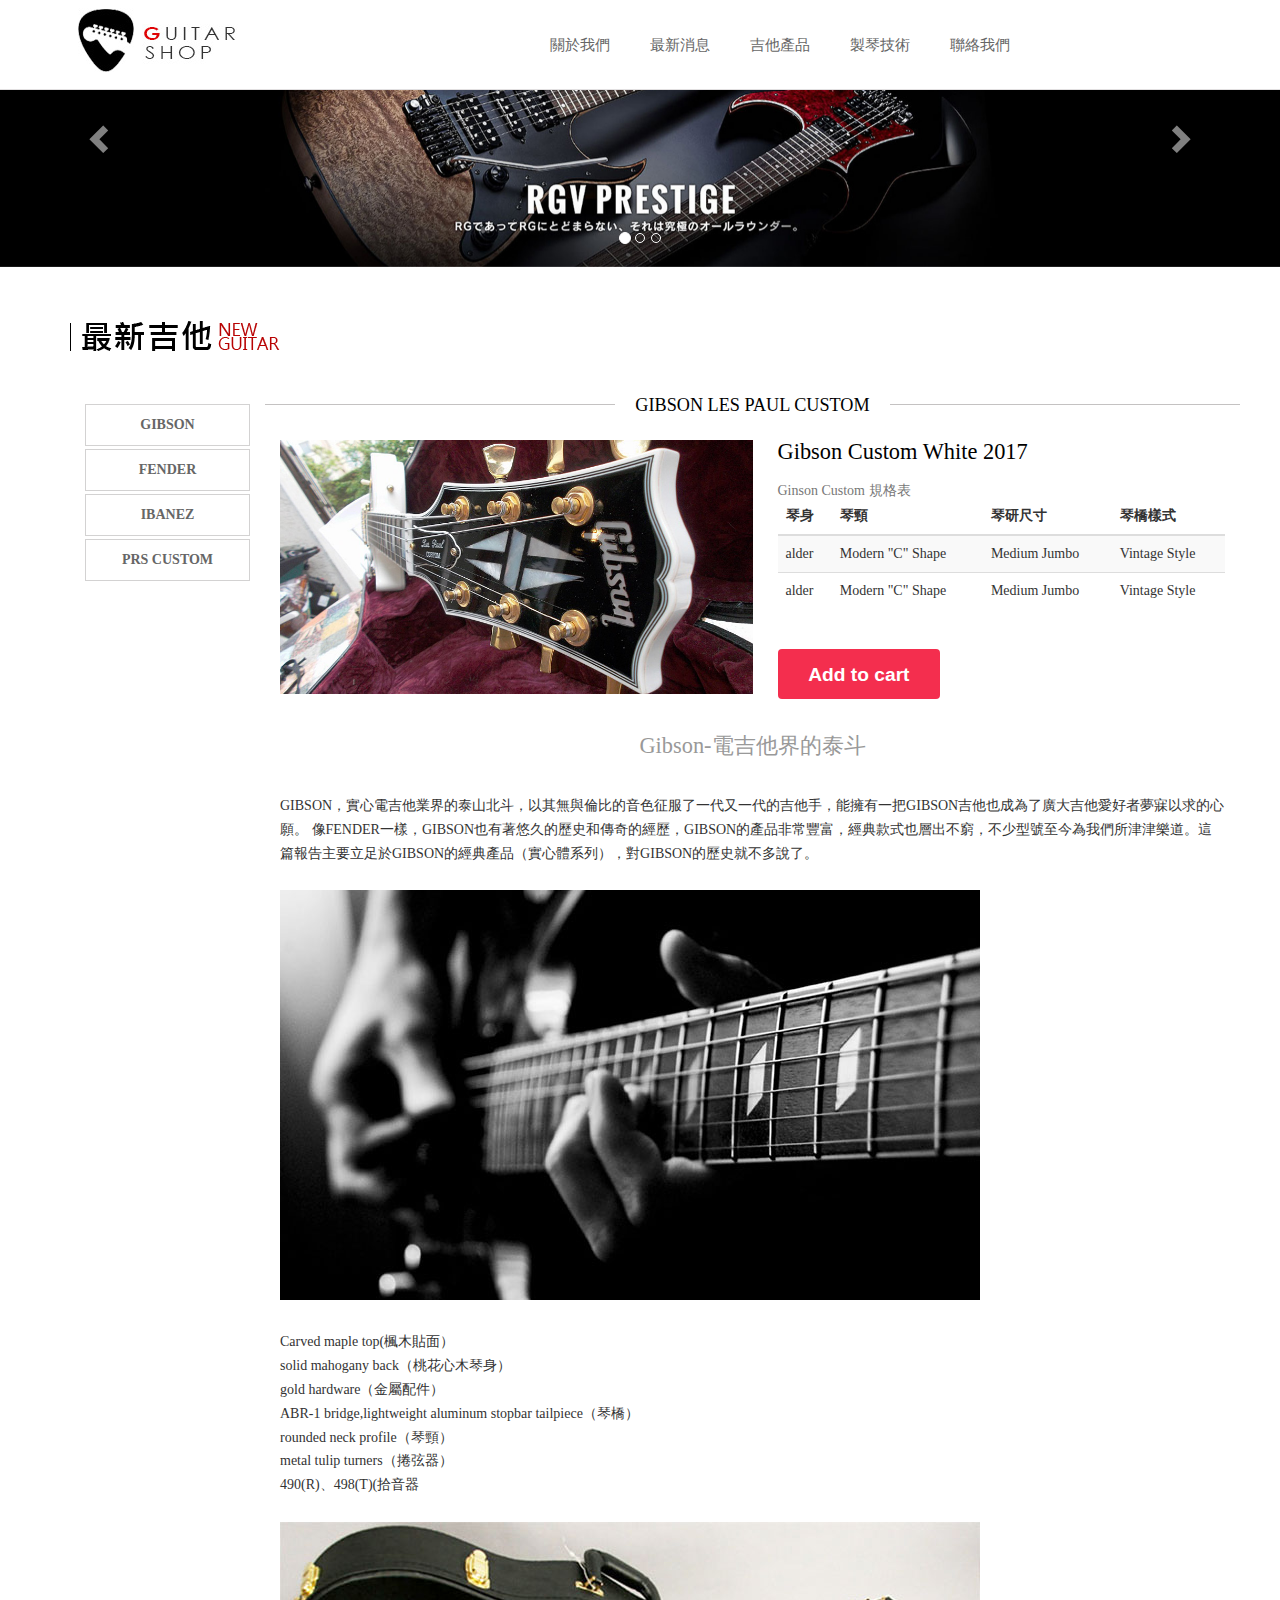
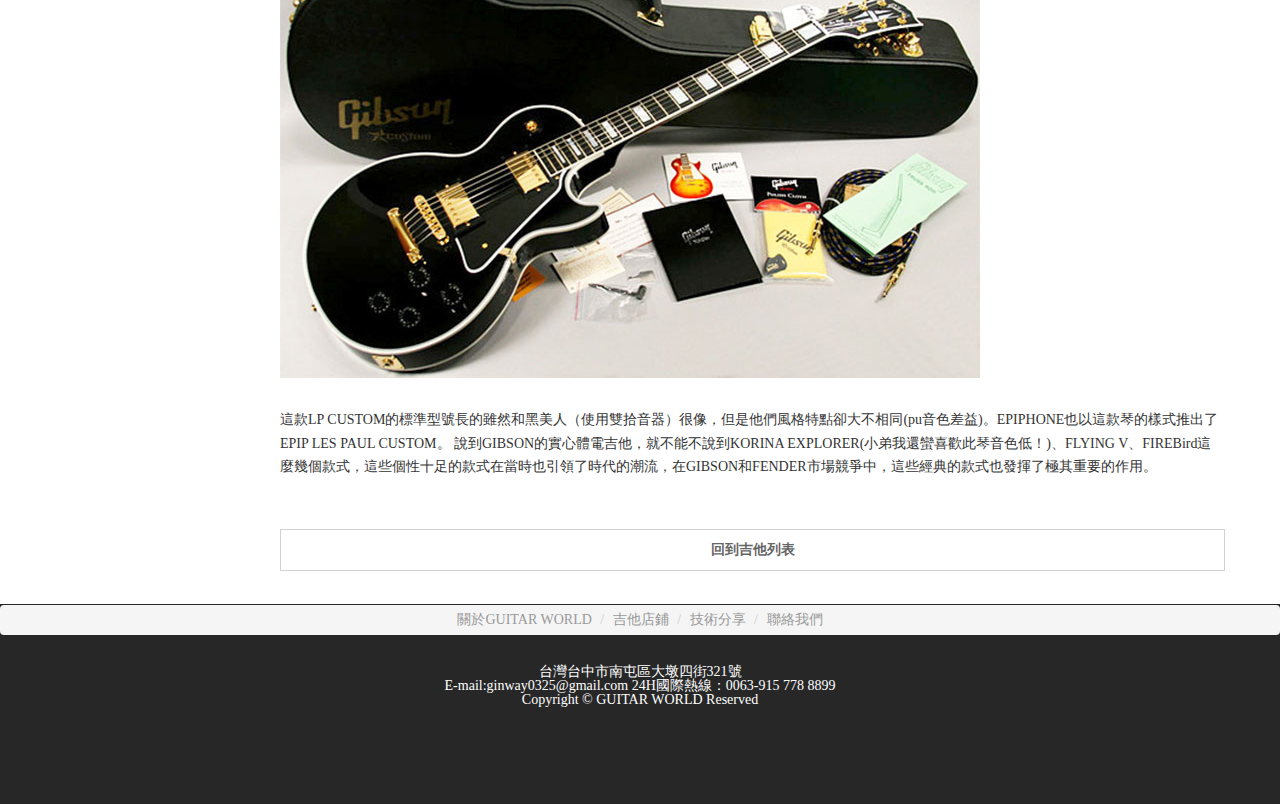
<file: products01.html>
<!doctype html>
<html>
<head>
<meta charset="utf-8">
<meta name="viewport" content="width=device-width, initial-scale=1">
<link href="css/bootstrap.css" rel="stylesheet">
    
    <link href="css/custom.css" rel="stylesheet">
    <link href="css/style_Final.css" rel="stylesheet">
    <link href="css/responsive.css" rel="stylesheet">
    <link rel="stylesheet" href="css/reset.css"> <!-- CSS reset -->
    
    <script src="js/modernizr.js"></script> <!-- Modernizr back to top -->
    
    <!-- Favicon -->
	<link rel="shortcut icon" href="images/icon/favicon.png">
	<link rel="apple-touch-icon-precomposed" sizes="144x144" href="images/icon/apple-touch-icon-144-precomposed.png">
	<link rel="apple-touch-icon-precomposed" sizes="114x114" href="images/icon/apple-touch-icon-114-precomposed.png">
	<link rel="apple-touch-icon-precomposed" sizes="72x72" href="images/icon/apple-touch-icon-72-precomposed.png">
	<link rel="apple-touch-icon-precomposed" href="images/icon/apple-touch-icon-57-precomposed.png">
    
<title>Guitar World</title>
</head>

<body>
<!--第一層-選單開始-->

<div id="g-wrap" class="nav-is-fixed">
    
<header id="header">
    <div class="row">
        <nav class="navbar navbar-default navbar-fixed-top menu header" role="navigation">
    <div class="container " >
      <!-- 移動顯示 -->
        <div class="cd-main-header">
           <a class="navbar-brand" href="index.html"><img src="images/logo.jpg" alt="logo"/></a>
            <ul class="cd-header-buttons">
               <li>
                 <a href="#cd-primary-nav" title="Menu" id="nav-icon" class="cd-nav-trigger">
                 <span></span>
                 <span></span>
                 <span></span>
                 <span></span>
                 </a>
               </li>
             </ul>
        </div>
        
      <!--按鈕內容 -->
<nav class="cd-nav clearfix">
    <ul id="cd-primary-nav" class="cd-primary-nav is-fixed ulset">
      <li class="hide-1025"><a href="index.html" title="HOME" data-hover="首頁" class="button" style="display:none;">HOME</a></li>
        
      <!-- 當前頁面加上 li 加上 current -->
      <li class="has-children">
        <!-- 當前頁面加上 a 加上 current -->
        <a href="index.html" title="ABOUT" data-hover="ABOUT US" class=" button"><span>關於我們</span></a>
        
      </li>
      <li class="has-children">
        <a href="news.html" title="NEWS" data-hover="NEWS" class="button"><span>最新消息</span></a>
       
      </li>
      <li><a href="products.html" title="PRODUCTS" data-hover="PRODUCTS" class="button"><span>吉他產品</span></a>
         <div class="is-hidden">
          <ul class="cd-secondary-nav ulset">
             <li><a href="products.html" title="吉普森">GIBSON LES PAUL </a></li>
            <li><a href="products.html" title="FENDER">FENDER AMERICAN</a></li>
            <li><a href="products.html" title="IBANEZ">IBANEZ</a></li>
            <li><a href="products.html" title="PRS CUSTOM">PRS CUSTOM</a></li>
          </ul>
        </div>
        </li>
      <li><a href="tech.html" title="ARTICLE" data-hover="TECH" class="button"><span>製琴技術</span></a></li>
      <li><a href="contact.html" title="MEMBER" data-hover="CONTACT" class="button"><span>聯絡我們</span></a></li>
        
      <li class="follow">
        <div class="item">
          Follow Us
        </div>
        <ul class="group ulset">
          <li ><a href="http://www.facebook.com.tw" target="_blank" title="facebook"><span class="fa fa-facebook"></span>facebook</a></li>
            
        </ul>
      </li>
    </ul>
</nav>
            </div>
</header>
        <!--
<main id="about" class="cd-main-content">&nbsp;</main> -->
<!--第一層-選單結束-->
<!--第二層-廣告輪播開始-->
    <div class="banner cd-main-content" id="about" >
       <div id="carousel-example-generic" class="carousel slide" data-ride="carousel">
      <!-- 指標 -->
      <ol class="carousel-indicators">
        <li data-target="#carousel-example-generic" data-slide-to="0" class="active"></li>
        <li data-target="#carousel-example-generic" data-slide-to="1"></li>
          <li data-target="#carousel-example-generic" data-slide-to="2"></li>
      </ol>
    
      <!-- 幻燈片 -->
      <div class="carousel-inner" role="listbox">
        <div class="item active">
          <img src="images/in-pic/slide1.jpg" class="img-responsive">
          <div class="carousel-caption"></div>
        </div>
        <div class="item">
          <img src="images/in-pic/slide2.jpg" class="img-responsive">
          <div class="carousel-caption"></div>
        </div>
          <div class="item">
          <img src="images/in-pic/slide3.jpg" class="img-responsive">
          <div class="carousel-caption"></div>
        </div>
      </div>
      <!-- 左右切換控制 -->
      <a class="left carousel-control" href="#carousel-example-generic" role="button" data-slide="prev">
        <span class="glyphicon glyphicon-chevron-left" aria-hidden="true"></span>
        <span class="sr-only">Previous</span>
      </a>
      <a class="right carousel-control" href="#carousel-example-generic" role="button" data-slide="next">
        <span class="glyphicon glyphicon-chevron-right" aria-hidden="true"></span>
        <span class="sr-only">Next</span>
      </a>
    </div>

    </div>
<!--第二層-廣告輪播結束-->

<!--第三層-news-->
<section class="news_bg">
    <div class="container">
        <img src="images/guitars.png" class="coursesPort">
        
      
<div class="container">
    <div class="row">
        <div class="col-sm-12 col-md-2">
            <ul class="news-list">
                <li><a href="products.html">GIBSON</a></li>
                <li><a href="products.html">FENDER</a></li>
                <li><a href="products.html">IBANEZ</a></li>
                <li><a href="products.html">PRS CUSTOM</a></li>
                
            </ul>
        </div>
        <!-- 巣狀box -->
        <div class="col-sm-12 col-md-10">
            <!-- row 1 -->
            <div class="row">
                <div class="col-xs-12 col-md-12 prd-topic">
                    <span>
                        <a>GIBSON LES PAUL CUSTOM</a>
                    </span>
                </div>
            </div>
            <!-- row 2 -->

    <section class="cd-single-item">
		<div class="cd-slider-wrapper">
			<ul class="cd-slider">
				<li class="selected"><img src="images/prd/img-1.jpg" alt="Product Image 1"></li>
				<li><img src="images/prd/img-2.jpg" alt="Product Image 1"></li>
				<li><img src="images/prd/img-3.jpg" alt="Product Image 2"></li>
                <li><img src="images/prd/img-4.jpg" alt="Product Image 2"></li>
			</ul> <!-- cd-slider -->

			<ul class="cd-slider-navigation">
				<li><a href="#0" class="cd-prev inactive">Next</a></li>
				<li><a href="#0" class="cd-next">Prev</a></li>
			</ul> <!-- cd-slider-navigation -->

			<a href="#0" class="cd-close">Close</a>
		</div> <!-- cd-slider-wrapper -->

		<div class="cd-item-info">
			<h1>Gibson Custom White 2017</h1>

			<p>
               <table class="table table-striped">
                    <caption>Ginson Custom 規格表</caption>
                       <thead>
                           <tr>
                              <th>琴身</th>
                              <th>琴頸</th>
                               <th>琴研尺寸</th>
                               <th>琴橋樣式</th>
                           </tr>
                       </thead>
                       <tbody>
                           <tr>
                              <td>alder</td>
                              <td>Modern "C" Shape</td>
                               <td>	Medium Jumbo</td>
                               <td>	Vintage Style</td>
                           </tr>
                           <tr>
                              <td>alder</td>
                              <td>Modern "C" Shape</td>
                               <td>	Medium Jumbo</td>
                               <td>	Vintage Style</td>
                           </tr>
                       </tbody>
               </table>
            </p>

			<button class="add-to-cart">Add to cart</button>						
		</div> <!-- cd-item-info -->
        
        <div class="prd_detail">
            <h1>Gibson-電吉他界的泰斗</h1>
            <p>
                GIBSON，實心電吉他業界的泰山北斗，以其無與倫比的音色征服了一代又一代的吉他手，能擁有一把GIBSON吉他也成為了廣大吉他愛好者夢寐以求的心願。

像FENDER一樣，GIBSON也有著悠久的歷史和傳奇的經歷，GIBSON的產品非常豐富，經典款式也層出不窮，不少型號至今為我們所津津樂道。這篇報告主要立足於GIBSON的經典產品（實心體系列），對GIBSON的歷史就不多說了。
            </p>
            <img src="images/blue22.jpg" width="" height="" class="img-responsive courseImg "/>
            <p>
                Carved  maple top(楓木貼面）<br>
                solid mahogany back（桃花心木琴身）<br>
                gold hardware（金屬配件）<br>
                ABR-1 bridge,lightweight aluminum stopbar tailpiece（琴橋）<br>
                rounded neck profile（琴頸）<br>
                metal tulip turners（捲弦器）<br>
                490(R)、498(T)(拾音器
            </p>
            <img src="images/gibson-black.jpg" width="" height="" class="img-responsive courseImg "/>
            <p>
            這款LP CUSTOM的標準型號長的雖然和黑美人（使用雙拾音器）很像，但是他們風格特點卻大不相同(pu音色差益)。EPIPHONE也以這款琴的樣式推出了EPIP LES PAUL CUSTOM。
            說到GIBSON的實心體電吉他，就不能不說到KORINA EXPLORER(小弟我還蠻喜歡此琴音色低！)、FLYING V、FIREBird這麼幾個款式，這些個性十足的款式在當時也引領了時代的潮流，在GIBSON和FENDER市場競爭中，這些經典的款式也發揮了極其重要的作用。
            </p>
        </div>
            
	</section> <!-- cd-single-item -->
    
        
            <!-- row 3 back to list -->
            <div class="row">
            
                <div class="col-sm-12 col-md-12">
                    <ul class="back-list">
                          <li><a href="products.html">回到吉他列表</a></li>
                    </ul>
                 </div>
            </div>
            
            
            
            
        </div>
    </div>
</div>
    
    
    <div class="row pagi_btn" style="display:none;">
            <ul class="pagination">
	            <li><a href="#">&laquo;</a></li>
	            <li><a href="#">1</a></li>
	            <li><a href="#">2</a></li>
	            <li><a href="#">3</a></li>
	            <li><a href="#">&raquo;</a></li>
            </ul>
        </div>
    </div>
  </section>
<!--第三層-news-->
<!--第六層-頁腳分享開始-->
<div class="container-fluid footer">
<div class="row">
<ol class="breadcrumb">
	<li><a href="index.html">關於GUITAR WORLD</a></li>
	<li><a href="products.html">吉他店鋪</a></li>
	<li><a href="tech.html">技術分享</a></li>
    <li><a href="contact.html">聯絡我們</a></li>
</ol>
    <p>
        台灣台中市南屯區大墩四街321號</br>
   E-mail:ginway0325@gmail.com 24H國際熱線：0063-915 778 8899 </br>
Copyright © GUITAR WORLD Reserved
</p>

</div>
</div>
<!--第六層-頁腳分享結束-->
<a href="#0" class="cd-top">Top</a>  <!-- back to top -->

</body>
<script src="js/jquery-1.11.2.min.js"></script>
<script src="js/bootstrap.js"></script>
<script src="js/main.js"></script>
    
<script src="js/jquery.min.js"></script> <!-- back to top -->    
<script src="js/top.js"></script> <!-- back to top -->

    <script src="js/jquery-2.1.1.js"></script>
<script src="js/jquery.mobile.min.js"></script> <!-- 產品用js -->
<script src="js/prd_pic_affect.js"></script> <!-- Resource jQuery -->    

</html>
</file>
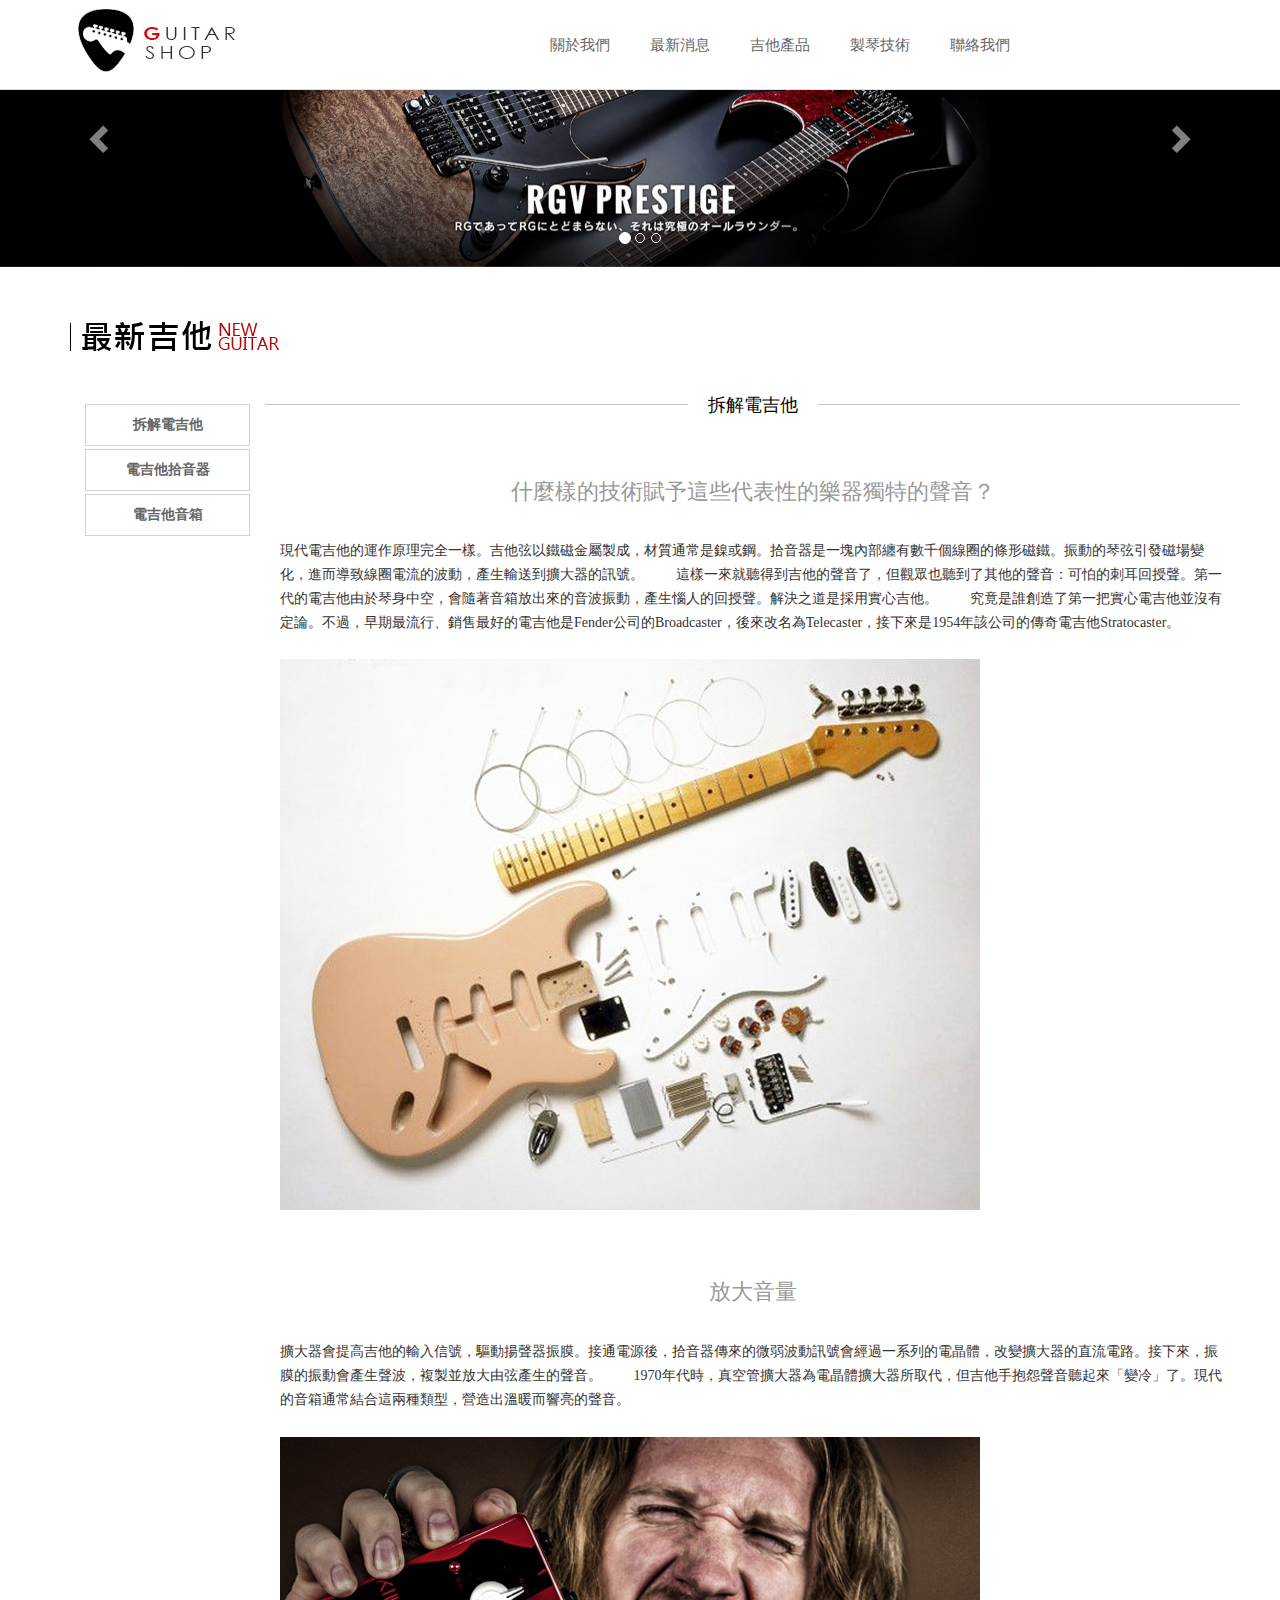
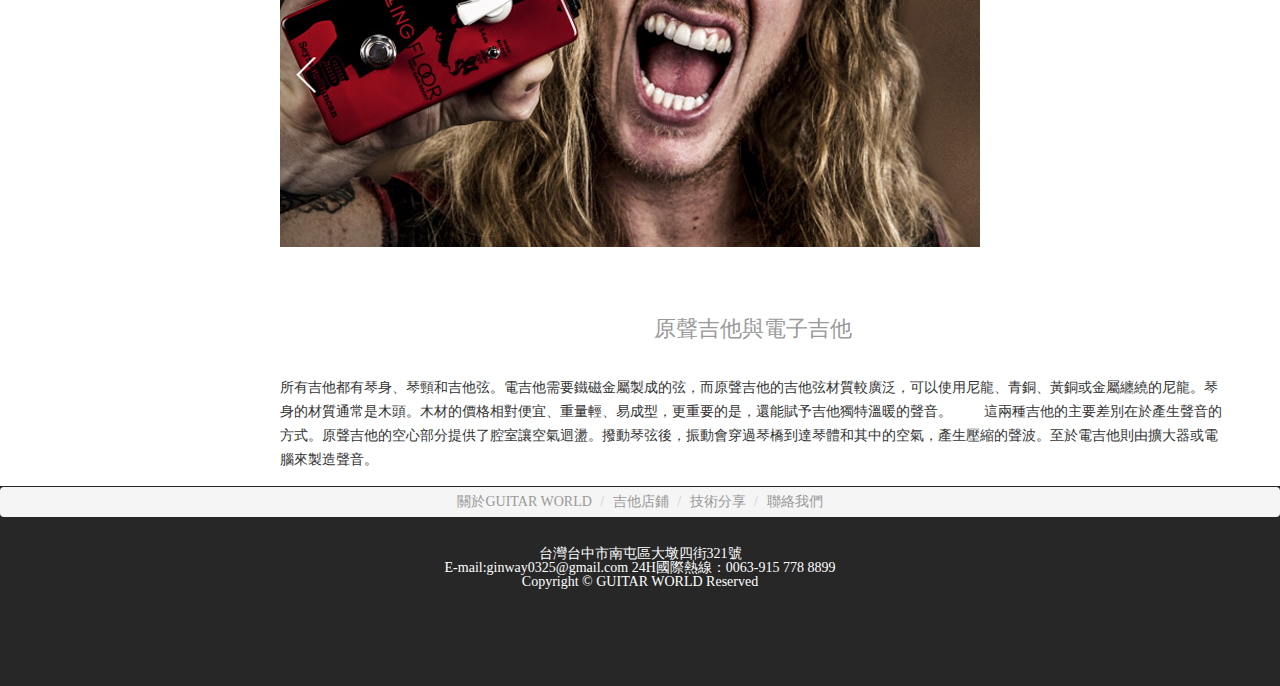
<file: tech.html>
<!doctype html>
<html>
<head>
<meta charset="utf-8">
<meta name="viewport" content="width=device-width, initial-scale=1">
<link href="css/bootstrap.css" rel="stylesheet">
    
    <link href="css/custom.css" rel="stylesheet">
    <link href="css/style_Final.css" rel="stylesheet">
    <link href="css/responsive.css" rel="stylesheet">
    <link rel="stylesheet" href="css/reset.css"> <!-- CSS reset -->
    
    <script src="js/modernizr.js"></script> <!-- Modernizr back to top -->
    
    <!-- Favicon -->
	<link rel="shortcut icon" href="images/icon/favicon.png">
	<link rel="apple-touch-icon-precomposed" sizes="144x144" href="images/icon/apple-touch-icon-144-precomposed.png">
	<link rel="apple-touch-icon-precomposed" sizes="114x114" href="images/icon/apple-touch-icon-114-precomposed.png">
	<link rel="apple-touch-icon-precomposed" sizes="72x72" href="images/icon/apple-touch-icon-72-precomposed.png">
	<link rel="apple-touch-icon-precomposed" href="images/icon/apple-touch-icon-57-precomposed.png">
    
<title>Guitar World</title>
</head>

<body>
<!--第一層-選單開始-->

<div id="g-wrap" class="nav-is-fixed">
    
<header id="header">
    <div class="row">
        <nav class="navbar navbar-default navbar-fixed-top menu header" role="navigation">
    <div class="container " >
      <!-- 移動顯示 -->
        <div class="cd-main-header">
           <a class="navbar-brand" href="index.html"><img src="images/logo.jpg" alt="logo"/></a>
            <ul class="cd-header-buttons">
               <li>
                 <a href="#cd-primary-nav" title="Menu" id="nav-icon" class="cd-nav-trigger">
                 <span></span>
                 <span></span>
                 <span></span>
                 <span></span>
                 </a>
               </li>
             </ul>
        </div>
        
      <!--按鈕內容 -->
<nav class="cd-nav clearfix">
    <ul id="cd-primary-nav" class="cd-primary-nav is-fixed ulset">
      <li class="hide-1025"><a href="index.html" title="HOME" data-hover="首頁" class="button" style="display:none;">HOME</a></li>
        
      <!-- 當前頁面加上 li 加上 current -->
      <li class="has-children">
        <!-- 當前頁面加上 a 加上 current -->
        <a href="index.html" title="ABOUT" data-hover="ABOUT US" class=" button"><span>關於我們</span></a>
        
      </li>
      <li class="has-children">
        <a href="news.html" title="NEWS" data-hover="NEWS" class="button"><span>最新消息</span></a>
       
      </li>
      <li><a href="products.html" title="PRODUCTS" data-hover="PRODUCTS" class="button"><span>吉他產品</span></a>
         <div class="is-hidden">
          <ul class="cd-secondary-nav ulset">
             <li><a href="products.html" title="吉普森">GIBSON LES PAUL </a></li>
            <li><a href="products.html" title="FENDER">FENDER AMERICAN</a></li>
            <li><a href="products.html" title="IBANEZ">IBANEZ</a></li>
            <li><a href="products.html" title="PRS CUSTOM">PRS CUSTOM</a></li>
          </ul>
        </div>
        </li>
      <li><a href="tech.html" title="ARTICLE" data-hover="TECH" class="button"><span>製琴技術</span></a></li>
      <li><a href="contact.html" title="MEMBER" data-hover="CONTACT" class="button"><span>聯絡我們</span></a></li>
        
      <li class="follow">
        <div class="item">
          Follow Us
        </div>
        <ul class="group ulset">
          <li ><a href="http://www.facebook.com.tw" target="_blank" title="facebook"><span class="fa fa-facebook"></span>facebook</a></li>
            
        </ul>
      </li>
    </ul>
</nav>
            </div>
</header>
        <!--
<main id="about" class="cd-main-content">&nbsp;</main> -->
<!--第一層-選單結束-->
<!--第二層-廣告輪播開始-->
    <div class="banner cd-main-content" id="about" >
       <div id="carousel-example-generic" class="carousel slide" data-ride="carousel">
      <!-- 指標 -->
      <ol class="carousel-indicators">
        <li data-target="#carousel-example-generic" data-slide-to="0" class="active"></li>
        <li data-target="#carousel-example-generic" data-slide-to="1"></li>
          <li data-target="#carousel-example-generic" data-slide-to="2"></li>
      </ol>
    
      <!-- 幻燈片 -->
      <div class="carousel-inner" role="listbox">
        <div class="item active">
          <img src="images/in-pic/slide1.jpg" class="img-responsive">
          <div class="carousel-caption"></div>
        </div>
        <div class="item">
          <img src="images/in-pic/slide2.jpg" class="img-responsive">
          <div class="carousel-caption"></div>
        </div>
          <div class="item">
          <img src="images/in-pic/slide3.jpg" class="img-responsive">
          <div class="carousel-caption"></div>
        </div>
      </div>
      <!-- 左右切換控制 -->
      <a class="left carousel-control" href="#carousel-example-generic" role="button" data-slide="prev">
        <span class="glyphicon glyphicon-chevron-left" aria-hidden="true"></span>
        <span class="sr-only">Previous</span>
      </a>
      <a class="right carousel-control" href="#carousel-example-generic" role="button" data-slide="next">
        <span class="glyphicon glyphicon-chevron-right" aria-hidden="true"></span>
        <span class="sr-only">Next</span>
      </a>
    </div>

    </div>
<!--第二層-廣告輪播結束-->

<!--第三層-news-->
<section class="news_bg">
    <div class="container">
        <img src="images/guitars.png" class="coursesPort">
        
      
<div class="container">
    <div class="row">
        <div class="col-sm-12 col-md-2">
            <ul class="news-list">
                <li><a href="tech.html">拆解電吉他</a></li>
                <li><a href="tech.html">電吉他拾音器</a></li>
                <li><a href="tech.html">電吉他音箱</a></li>
                
            </ul>
        </div>
        <!-- 巣狀box -->
        <div class="col-sm-12 col-md-10">
            <!-- row 1 -->
            <div class="row">
                <div class="col-xs-12 col-md-12 prd-topic">
                    <span>
                        <a>拆解電吉他</a>
                    </span>
                </div>
            </div>
            <!-- row 2 -->

    <section class="cd-single-item">
		
        
        <div class="prd_detail">
            <h1>什麼樣的技術賦予這些代表性的樂器獨特的聲音？</h1>
            <p>
               現代電吉他的運作原理完全一樣。吉他弦以鐵磁金屬製成，材質通常是鎳或鋼。拾音器是一塊內部纏有數千個線圈的條形磁鐵。振動的琴弦引發磁場變化，進而導致線圈電流的波動，產生輸送到擴大器的訊號。

　　這樣一來就聽得到吉他的聲音了，但觀眾也聽到了其他的聲音：可怕的刺耳回授聲。第一代的電吉他由於琴身中空，會隨著音箱放出來的音波振動，產生惱人的回授聲。解決之道是採用實心吉他。

　　究竟是誰創造了第一把實心電吉他並沒有定論。不過，早期最流行、銷售最好的電吉他是Fender公司的Broadcaster，後來改名為Telecaster，接下來是1954年該公司的傳奇電吉他Stratocaster。
            </p>
            <img src="images/tech.jpg" width="" height="" class="img-responsive courseImg "/>
            <h1>放大音量</h1>
            <p>
               擴大器會提高吉他的輸入信號，驅動揚聲器振膜。接通電源後，拾音器傳來的微弱波動訊號會經過一系列的電晶體，改變擴大器的直流電路。接下來，振膜的振動會產生聲波，複製並放大由弦產生的聲音。

　　1970年代時，真空管擴大器為電晶體擴大器所取代，但吉他手抱怨聲音聽起來「變冷」了。現代的音箱通常結合這兩種類型，營造出溫暖而響亮的聲音。
            </p>
            <img src="images/pickup.jpg" width="" height="" class="img-responsive courseImg "/>
            <h1>原聲吉他與電子吉他</h1>
            <p>
            所有吉他都有琴身、琴頸和吉他弦。電吉他需要鐵磁金屬製成的弦，而原聲吉他的吉他弦材質較廣泛，可以使用尼龍、青銅、黃銅或金屬纏繞的尼龍。琴身的材質通常是木頭。木材的價格相對便宜、重量輕、易成型，更重要的是，還能賦予吉他獨特溫暖的聲音。

　　這兩種吉他的主要差別在於產生聲音的方式。原聲吉他的空心部分提供了腔室讓空氣迴盪。撥動琴弦後，振動會穿過琴橋到達琴體和其中的空氣，產生壓縮的聲波。至於電吉他則由擴大器或電腦來製造聲音。
            </p>
        </div>
            
	</section> <!-- cd-single-item -->
    
        </div>
    </div>
</div>
    
    
    <div class="row pagi_btn" style="display:none;">
            <ul class="pagination">
	            <li><a href="#">&laquo;</a></li>
	            <li><a href="#">1</a></li>
	            <li><a href="#">2</a></li>
	            <li><a href="#">3</a></li>
	            <li><a href="#">&raquo;</a></li>
            </ul>
        </div>
    </div>
  </section>
<!--第三層-news-->
<!--第六層-頁腳分享開始-->
<div class="container-fluid footer">
<div class="row">
<ol class="breadcrumb">
	<li><a href="index.html">關於GUITAR WORLD</a></li>
	<li><a href="products.html">吉他店鋪</a></li>
	<li><a href="tech.html">技術分享</a></li>
    <li><a href="contact.html">聯絡我們</a></li>
</ol>
    <p>
        台灣台中市南屯區大墩四街321號</br>
   E-mail:ginway0325@gmail.com 24H國際熱線：0063-915 778 8899 </br>
Copyright © GUITAR WORLD Reserved
</p>

</div>
</div>
<!--第六層-頁腳分享結束-->
<a href="#0" class="cd-top">Top</a>  <!-- back to top -->

</body>
<script src="js/jquery-1.11.2.min.js"></script>
<script src="js/bootstrap.js"></script>
<script src="js/main.js"></script>
    
<script src="js/jquery.min.js"></script> <!-- back to top -->    
<script src="js/top.js"></script> <!-- back to top -->

    <script src="js/jquery-2.1.1.js"></script>
<script src="js/jquery.mobile.min.js"></script> <!-- 產品用js -->
<script src="js/prd_pic_affect.js"></script> <!-- Resource jQuery -->    

</html>
</file>
<file: css/custom.css>
@charset "utf-8";
/*
 * CSS Document
 * ==========================================================================
 * 版權所有 2016 鉅潞科技網頁設計公司，並保留所有權利。
 * 網站地址: http://www.grnet.com.tw
 * ==========================================================================
 * $Author: 又綺/小玉 $
 * $Date: 2016-09-21 (三) $
*/

/* 為了避免 Bootstrap 設置的全局盒模型所帶來的影響，可以重置單個頁面元素或覆蓋整個區域的盒模型。 */
.reset-box-sizing,
.reset-box-sizing *,
.reset-box-sizing *:before,
.reset-box-sizing *:after {
  -webkit-box-sizing: content-box;
     -moz-box-sizing: content-box;
          box-sizing: content-box;
}

/* --------------------------------------------
   全域樣式
-------------------------------------------- */
html,
body {
  height: 100%;
}
html {
  font-size: 75%;
}
body {
  font-family: 'Roboto', 'sans-serif', '微軟正黑體', 'Microsoft JhengHei';
  font-size: 1.166666rem;
  font-size: 14px;
  color: #333;
  background-color: #fff;
  -webkit-text-size-adjust: none;
  -moz-osx-font-smoothing: grayscale;
   -webkit-font-smoothing: antialiased;
}
a {
  outline: none;
  text-decoration: none;
}

input,
button {
  outline: none;
}


/* =====================================
   共用樣式
===================================== */


/* ul預設 */
ul.ulset {
  margin: 0;
  padding: 0;
  list-style: none;
}

/* 漸變效果 */
.dynamic {
  -webkit-transition: all 0.3s ease-in-out;
     -moz-transition: all 0.3s ease-in-out;
      -ms-transition: all 0.3s ease-in-out;
       -o-transition: all 0.3s ease-in-out;
          transition: all 0.3s ease-in-out;
}

/* 區塊進場效果 */





/* =====================================
   大架構
===================================== */


/* 架構 + 左右區塊 */
#g-wrap .cd-main-content {
  background-color: #fff;
}
#g-wrap .container.con-wrap {
  padding-top:0px;
  -webkit-transition: .3s ease-in-out;
     -moz-transition: .3s ease-in-out;
       -o-transition: .3s ease-in-out;
          transition: .3s ease-in-out;
}
#g-wrap .pb-space {
  padding-bottom: 30px;
}
#g-wrap #r-wrap {
  padding-top: 45px;
}
@media only screen and (max-width: 1479px) {
  #g-wrap .container.con-wrap {
    width: 100%;
  }
}
@media only screen and (max-width: 1199px) {
  #g-wrap .container {
    width: 100%;
  }
}

@media only screen and (min-width: 1025px) {
  #g-wrap .container.con-wrap {
    padding-top: 180px;
  }
  #g-wrap .pb-space {
    padding-bottom: 50px;
  }
  #g-wrap #l-wrap {
    margin-bottom: 50px;
    float: left;
    width: 180px;
  }
  #g-wrap #r-wrap {
    padding-top: 0;
    float: right;
    width: calc(100% - 210px);
    min-height: 530px;
  }
}
@media only screen and (min-width: 1200px) {
  #g-wrap .container.con-wrap,
  #g-wrap .container.con-wrap-b {
    padding-left: 52px;
    padding-right: 52px;
  }
}
@media only screen and (min-width: 1280px) {
  /* 最大尺寸-2，1140+左右padding 52 */
  #g-wrap .container.con-wrap-b {
    width: 1244px;
  }
}
@media only screen and (min-width: 1480px) {
  /* 最大尺寸-1，1360+左右padding 52 */
  #g-wrap .container.con-wrap {
    width: 1464px;
  }
}

/* =====================================
   header
===================================== */

/* 架構 */
#header {
  height: 70px;
  border-bottom: #ddd solid 1px;
  background-color: #fff;
}
@media only screen and (min-width: 1025px) {
  #header {
    height: 90px;
  }
}
.nav-is-fixed #header {
  position: fixed;
  z-index: 3;
  top: 0;
  left: 0;
  width: 100%;
  background-color: #fff;
}
@media only screen and (max-width: 1024px) {
  .cd-main-content {
    position: relative;
    z-index: 1;
    min-height:0vh;
  }
  .cd-main-content,
  .cd-main-header {
    -webkit-transition: -webkit-transform 0.3s;
    -moz-transition: -moz-transform 0.3s;
    transition: transform 0.3s;
  }
  .cd-main-content.nav-is-visible,
  .cd-main-header.nav-is-visible {
    -webkit-transform: translateX(-260px);
    -moz-transform: translateX(-260px);
    -ms-transform: translateX(-260px);
    -o-transform: translateX(-260px);
    transform: translateX(-260px);
  }
}
@media only screen and (max-width: 480px) {
  .cd-main-content.nav-is-visible,
  .cd-main-header.nav-is-visible {
    -webkit-transform: translateX(-230px);
    -moz-transform: translateX(-230px);
    -ms-transform: translateX(-230px);
    -o-transform: translateX(-230px);
    transform: translateX(-230px);
  }
}

/* logo */

/* 架構 - topnav */
#header .cd-header-buttons {
  position: absolute;
  display: inline-block;
  top: 12px;
  right: 15px;
}
#header .cd-header-buttons a,
#header .cd-header-buttons span {
  -webkit-transition: .3s ease-in-out;
     -moz-transition: .3s ease-in-out;
       -o-transition: .3s ease-in-out;
          transition: .3s ease-in-out;
}
#header .cd-header-buttons > li {
  display: inline-block;
  margin-left: 15px;
  vertical-align: middle;
}
@media only screen and (min-width: 640px) {
  #header .cd-header-buttons > li {
    margin-left: 22px;
  }
}
@media only screen and (min-width: 1025px) {
  #header .cd-header-buttons {
    top: 38px;
  }
  #header .cd-header-buttons > li:last-child {
    margin-left: 0;
  }
}
@media only screen and (min-width: 1200px) {
  #header .cd-header-buttons {
    right: 52px;
  }
}

/* 主選單按鈕 - topnav */
#header .cd-nav-trigger {
  display: block;
  position: relative;
  z-index: 3;
  width: 22px;
  height: 50px;
  text-indent: -9999px;
}
@media only screen and (min-width: 1025px) {
  #header .cd-nav-trigger {
    display: none;
  }
}
#header .cd-nav-trigger span {
  display: block;
  position: absolute;
  left: 0;
  width: 22px;
  height: 2px;
  opacity: 1;
  border-radius: 1px;
  background-color: #000;
  -webkit-transform: rotate(0deg);
     -moz-transform: rotate(0deg);
       -o-transform: rotate(0deg);
          transform: rotate(0deg);
  -webkit-transition: all 0.25s ease-in-out;
     -moz-transition: all 0.25s ease-in-out;
      -ms-transition: all 0.25s ease-in-out;
       -o-transition: all 0.25s ease-in-out;
          transition: all 0.25s ease-in-out;
}
#nav-icon span:nth-child(1) {
  top: 17px;
}
#nav-icon span:nth-child(2) {
  top: 22px;
  width: 16px;
}
#nav-icon span:nth-child(3) {
  top: 27px;
  width: 16px;
}
#nav-icon span:nth-child(4) {
  top: 32px;
}

#nav-icon:hover span:nth-child(2) {
  width: 22px;
}
#nav-icon:hover span:nth-child(3) {
  width: 22px;
}

#nav-icon.nav-is-visible span:nth-child(1),
#nav-icon.nav-is-visible span:nth-child(4) {
  top: 26px;
  width: 0%;
  left: 50%;
}
#nav-icon.nav-is-visible span:nth-child(2) {
  top: 25px;
  width: 22px;
  -webkit-transform: rotate(45deg);
  -moz-transform: rotate(45deg);
  -o-transform: rotate(45deg);
  transform: rotate(45deg);
}
#nav-icon.nav-is-visible span:nth-child(3) {
  top: 25px;
  width: 22px;
  -webkit-transform: rotate(-45deg);
  -moz-transform: rotate(-45deg);
  -o-transform: rotate(-45deg);
  transform: rotate(-45deg);
}



/* 主選單 */
#g-wrap .cd-primary-nav a,
#g-wrap .cd-primary-nav ul a {
  text-decoration: none;
  font-weight: 300;
}
#g-wrap .cd-primary-nav > li > a.button {
  display: block;
  position: relative;
}
#g-wrap .cd-primary-nav > li > a.button:before {
  content: attr(data-hover);
  font-family: '微軟正黑體', 'Microsoft JhengHei';
  letter-spacing: -1px;
}

@media only screen and (max-width: 1024px) {
  #g-wrap .cd-primary-nav {
    display: none;
    position: fixed;
    z-index: 1;
    top: 0;
    right: 0;
    height: 100%;
    width: 260px;
    overflow: auto;
    background-color: #000;
    -webkit-overflow-scrolling: touch;
    opacity: 0;
    visibility: hidden;
    -webkit-transition: opacity .3s 0s, visibility 0s 0s;
       -moz-transition: opacity .3s 0s, visibility 0s 0s;
            transition: opacity .3s 0s, visibility 0s 0s;
  }
  #g-wrap .cd-primary-nav.nav-is-visible {
    display: block;
    opacity: 1;
    visibility: visible;
  }

  #g-wrap .cd-primary-nav li a {
    display: block;
    padding: 12px 15px;
    color: #fff;
    border-bottom: #222 solid 1px;
    text-overflow: ellipsis;
    white-space: nowrap;
    background-color: #ea4751;
    overflow: hidden;
    -moz-osx-font-smoothing: grayscale;
     -webkit-font-smoothing: antialiased;
  }
#g-wrap .cd-primary-nav li a:hover {
    display: block;
    padding: 12px 15px;
    color: #fff;
    border-bottom: #222 solid 1px;
    text-overflow: ellipsis;
    white-space: nowrap;
    background-color:#f75f68;
    overflow: hidden;
    -moz-osx-font-smoothing: grayscale;
     -webkit-font-smoothing: antialiased;
  }

  /* 主選單 */
  #g-wrap .cd-primary-nav > li > a.button span {
    display: inline-block;
    color: #fff;
  }
  #g-wrap .cd-primary-nav > li > a.button:before {
    margin-right: 6px;
    font-weight: normal;
    letter-spacing: 0;
  }

  #g-wrap .cd-primary-nav > li.status {
    height: 70px;
    background-color: #1f1f1f;
    overflow: hidden;
  }
  #g-wrap .cd-primary-nav > li.status .data {
    padding: 30px 15px 15px;
    color: #ddd;
  }
  #g-wrap .cd-primary-nav > li.status span {
    padding: 0 5px;
    color: #84adcd;
  }

  #g-wrap .cd-primary-nav .follow .group {
    position: static;
    height: auto;
    background-color: #000;
    overflow: visible;
  }
  #g-wrap .cd-primary-nav .follow .item {
    padding: 8px 15px;
    font-size: 1rem;
    font-size: 12px;
    color: #888;
    font-weight: 300;
    border-bottom: #222 solid 1px;
    background-color: #1f1f1f;
  }
  #g-wrap .cd-primary-nav .follow .group li span {
    display: inline-block;
    margin: -2px 8px 0 0;
    width: 15px;
    font-size: 1.25rem;
    font-size: 15px;
    font-weight: 300;
    text-align: center;
    vertical-align: middle;
  }
  #g-wrap .cd-primary-nav .follow .group li:last-child {
    border-bottom: none;
  }
  #g-wrap .cd-primary-nav .follow .group li a {
    font-weight: 300;
  }

  /* 次選單 */
  #g-wrap .cd-primary-nav .is-hidden {
    display: none;
  }
}
@media only screen and (max-width: 480px) {
  #g-wrap .cd-primary-nav,
  #g-wrap .cd-primary-nav ul {
    width: 230px;
  }
}
@media only screen and (min-width: 1025px) {

  /* 主選單 */
  #g-wrap .cd-primary-nav {
    padding: 38px 140px 0 0;
    float: right;
  }
  #g-wrap .cd-primary-nav > li {
    padding-bottom: 27px;
    float: left;
    width: 100px;
    text-align: center;
  }
  #g-wrap .cd-primary-nav > li.hide-1025 {
    display: none;
  }
  #g-wrap .cd-primary-nav > li > a {
    display: block;
    padding: 0 12px;
    width: 100%;
    height: 25px;
    font-size: 1.25rem;
    font-size: 15px;
    color: #666;
  }
  #g-wrap .cd-primary-nav > li > a.selected {
    box-shadow: none;
  }
  #g-wrap .cd-primary-nav > li > a.current {
    color: #000;
  }
  #g-wrap .cd-primary-nav > li.current > a:after {
    display: block;
    content: '';
    position: absolute;
    bottom: -27px;
    left: 0;
    width: 100%;
    height: 2px;
    background-color: #000;
  }

  #g-wrap .cd-primary-nav > li > a.button span {
    -webkit-transition: 0.1s;
       -moz-transition: 0.1s;
         -o-transition: 0.1s;
            transition: 0.1s;
  }
  #g-wrap .cd-primary-nav > li > a.button:before {
    position: absolute;
    top: 0;
    left: 0;
    width: 100%;
    font-size: 1.25rem;
    font-size: 15px;
    color: #000;
    font-weight: 500;
    opacity: 0;
    -webkit-transition: .3s, opacity .3s;
       -moz-transition: .3s, opacity .3s;
         -o-transition: .3s, opacity .3s;
            transition: .3s, opacity .3s;
  }
  #g-wrap .cd-primary-nav > li > a.button:before {
    -webkit-transform: translate(0,130%);
       -moz-transform: translate(0,130%);
        -ms-transform: translate(0,130%);
         -o-transform: translate(0,130%);
            transform: translate(0,130%);
  }
  #g-wrap .cd-primary-nav > li > a.selected span,
  #g-wrap .cd-primary-nav > li > a.current span,
  #g-wrap .cd-primary-nav > li:hover > a.button span {
    opacity: 0;
    -webkit-transform: scale(0.3);
       -moz-transform: scale(0.3);
        -ms-transform: scale(0.3);
         -o-transform: scale(0.3);
            transform: scale(0.3);
  }
  #g-wrap .cd-primary-nav > li > a.selected:before,
  #g-wrap .cd-primary-nav > li > a.current:before,
  #g-wrap .cd-primary-nav > li:hover > a.button:before {
    opacity: 1;
    -webkit-transform: translate(0,0);
       -moz-transform: translate(0,0);
        -ms-transform: translate(0,0);
         -o-transform: translate(0,0);
            transform: translate(0,0);
  }

  #g-wrap .cd-primary-nav > li.follow {
    display: none;
  }

  /* 次選單 */
  #g-wrap .cd-primary-nav .is-hidden {
    position: absolute;
    top: 90px;
    right: 0;
    padding: 32px 0 27px;
    width: 100vw;
    border-bottom: #ddd solid 1px;
    background-color: #fff;
    opacity: 0;
    visibility: hidden;
    -webkit-transition: opacity .3s 0s, visibility 0s 0s;
       -moz-transition: opacity .3s 0s, visibility 0s 0s;
            transition: opacity .3s 0s, visibility 0s 0s;
  }
  #g-wrap .cd-primary-nav > li:hover > .is-hidden {
   opacity: 1;
   visibility: visible;
  }

  #g-wrap .cd-primary-nav .cd-secondary-nav {
    position: static;
    width: 100%;
    text-align: center;
    box-shadow: none;
  }
  #g-wrap .cd-primary-nav .cd-secondary-nav > li {
    display: inline-block;
    position: relative;
    margin-right: 0;
    padding: 0 30px;
    float: none;
    width: auto;
    height: auto;
    border: none;
    overflow: inherit;
  }
  #g-wrap .cd-primary-nav .cd-secondary-nav > li:after {
    display: block;
    content: '';
    position: absolute;
    top: 7px;
    right: 0;
    width: 1px;
    height: 16px;
    background-color: #ededed;
  }
  #g-wrap .cd-primary-nav .cd-secondary-nav > li:last-child:after {
    display: none;
  }
  #g-wrap .cd-primary-nav .cd-secondary-nav > li > a {
    margin: 0;
    font-size: 1.166666rem;
    font-size: 14px;
    color: #000;
    font-weight: normal;
    text-decoration: none;
  }
  #g-wrap .cd-primary-nav .cd-secondary-nav a {
    padding: 0;
    line-height: 30px;
  }
  #g-wrap .cd-primary-nav .cd-secondary-nav a:hover,
  #g-wrap .cd-primary-nav .cd-secondary-nav > li > a:hover {
    color: #777;
  }
}
@media only screen and (min-width: 1200px) {
  #g-wrap .cd-primary-nav {
    padding-right: 180px;
  }
}
</file>
<file: css/style_Final.css>
@charset "utf-8";

*{
	margin:0;
	padding:0;
	list-style:none;
    
    -webkit-font-smoothing: antialiased;
  -moz-osx-font-smoothing: grayscale;
}

*, *:after, *:before {
  -webkit-box-sizing: border-box;
  -moz-box-sizing: border-box;
  box-sizing: border-box;
}

body{
	font-family:"Microsoft JhengHei","";
	}
a {
    text-decoration:none;
}
h1{
    font-size:1.4em;
    color:#fff;
    text-align:center;
    font-weight:300;
    padding-bottom:15px;
}
h2{
	font-weight:300;

	}
h3{
    font-size:1.1em;
    color:#ea4751;
    text-align:center;
}
h4{
    
font-size:1em;
color:#999;
font-weight:300;
}
.menu {
	height:90px;
	background-color: #fff;
	border-bottom-style: solid;
	border-bottom-color: #e1dfe0;
}
.menubtn {
	margin-top:40px;
    background-color:#fff;
}

/*  將Bootstrap下拉選單變成hover滑入展開  */

.dropdown:hover .dropdown-menu {display:block;}  

/*  header  */

.navbarMin {
  position: relative;
  float: right;
  padding: 13px 10px;
  margin-top: 25px;
  margin-right: 15px;
  margin-bottom: 12px;
  border: 1px solid;
  border-radius: 4px;
}
.sec_top{
	margin:40px 0 0 0;
    background:#fff url("../images/testimonial-bg.jpg") center top fixed no-repeat;
	background-size: cover;
    
	}
.navbar-brand{
     padding:0 15px;    
        
    }
.header{
    -ms-filter: "progid:DXImageTransform.Microsoft.Alpha(Opacity=100)";
    filter: alpha(opacity=100);
    -moz-opacity:1;
    -khtml-opacity:1;
    opacity:1;
	}
.menu2{
	 -ms-filter: "progid:DXImageTransform.Microsoft.Alpha(Opacity=100)";
    filter: alpha(opacity=100);
    -moz-opacity:1;
    -khtml-opacity:1;
    opacity:1;
	}
.banner {
	margin-top:0;
}
.news {
	margin-top: 30px;
}
.news p{
    line-height:1.8em;
    
}
.coursesTitle {
	margin-bottom:20px;
}
.coursesPort {
	margin:30px 0 30px 0;
}
.CoursesShare .span {
	color:#B5090B;
	font-weight: bolder;
	font-size: 1.4em;
	margin-bottom: 10px;
}
.courseRow {
	margin-top: 20px;
}
.courseImg {
	padding-bottom: 20px;
}
.contLink {
	min-height: 120px;
	background-color:#1F1F1F;
	text-align:center;
	margin-top:30px;
}
.contLink .contLinkimg {
	display: inline-block;
    width: 90px;
    height: 90px;
    margin: 15px 5px 0;
}
.contLink .contLinkimg:hover {
	opacity: 0.7;
	border:4px solid #dd3e3e;
}

.contact-content{
	 font-size:1em;
	 padding-bottom:20px;
	}
.contact-map{
	 margin:40px 0;
	}
.contact-info{
	 padding:20px 0 20px 70px;
	}

.pagi_btn{
    padding:20px 0;
    text-align:center;
    margin:0 auto;
    
}
/*  news page */

.news_bg{
	margin:20px 0 0 0;
    background-color:#fff;
    list-style:none;
    
	}

.news-list li{
    display:block;
    width:100%;
    height:40px;
    margin:5px auto;
    text-align:center;
    padding:0;

}
.news-list li a{
    display:block;
    width:100%;
    font-size:1em;
    color:#666;
    font-weight:700;
    line-height:40px;
    border:1px solid #d3d2d2;
}
.news-list li a:hover{
    color:#fff;
    text-decoration: none;
    background: rgba(0, 0, 0, 1)
}

/*  footer  */

.footer {
	height:200px;
	text-align:center;
	padding-top:1px;
	background-color:#272727;
	color:#FFFFFF;
}
.footer p{
	 margin-top:30px;
	}
.footer ol li a{
    color:#999;
} 
.footer ol li a:hover{
    color:#000;
    text-decoration:none;
} 

#toTop {
	display: none;
	text-decoration: none;
	position: fixed;
	bottom: 14px;
	right: 3%;
	overflow: hidden;
	width: 40px;
	height: 40px;
	border: none;
	text-indent: 100%;
	background: url("../images/to-top1.png") no-repeat 0px 0px;
}
#toTopHover {
	width: 40px;
	height: 40px;
	display: block;
	overflow: hidden;
	float: right;
	opacity: 0;
	-moz-opacity: 0;
	filter: alpha(opacity=0);
}

figure {
	width:250px;
	height: 250px;
	margin-bottom:30px;
	padding:0;
	overflow: hidden;
}

figure_new {
	width:100%;
	height:auto;
	margin-bottom:30px;
	padding:0;
	
}


/* Zoom In #1 */

.hover01 figure img {
	-webkit-transform: scale(1);
	transform: scale(1);
	-webkit-transition: .3s ease-in-out;
	transition: .3s ease-in-out;
}
.hover01 figure:hover img {
	-webkit-transform: scale(1.1);
	transform: scale(1.3);
	cursor:pointer;
}

/* Zoom In #1 */
.hover01 figure_new img {
	-webkit-transform: scale(1);
	transform: scale(1);
	-webkit-transition: .3s ease-in-out;
	transition: .3s ease-in-out;
}
.hover01 figure_new:hover img {
	-webkit-transform: scale(1.1);
	transform: scale(1.1);
	cursor:pointer;
}

/*  products area  */
.prd-topic{

    margin:0 0 20px 0;
    padding:0 15px;
    background: url("../images/line01.png") repeat-x center center;
}
.prd-topic span {
    display:block;
    width:100%;
    height:30px;
    text-align:center;
}
.prd-topic span a{
    width:100%;
    font-size:1.3em;
    font-weight:400;
    color:#000;
    line-height:30px;
    padding:0 20px;
    background-color:#fff;
    text-decoration: none;
    
}

.back-list li{
    display:block;
    width:100%;
    height:40px;
    margin:35px 0;
    text-align:center;
    padding:0;

}
.back-list li a{
    display:block;
    width:100%;
    font-size:1em;
    color:#666;
    font-weight:700;
    line-height:40px;
    border:1px solid #d3d2d2;
}
.back-list li a:hover{
    color:#fff;
    text-decoration: none;
    background: rgba(0, 0, 0, 1)
}
.prd_detail{
    width:100%;

}
.prd_detail h1{
    font-size:1.6em;
    color:#999;
    padding:40px 0 35px 0;
}
.prd_detail img{
    margin:10px 0;
}
.prd_detail p{
    line-height:1.7em;
    padding-bottom:15px;
}



/* -------------------------------- 
back to top buttom setting
-------------------------------- */

.cd-top {
  display: inline-block;
  height: 40px;
  width: 40px;
  position: fixed;
  bottom: 40px;
  right: 10px;
  box-shadow: 0 0 10px rgba(0, 0, 0, 0.05);
  /* image replacement properties */
  overflow: hidden;
  text-indent: 100%;
  white-space: nowrap;
  background: rgba(232, 98, 86, 0.8) url(../images/cd-top-arrow.svg) no-repeat center 50%;
  visibility: hidden;
  opacity: 0;
  -webkit-transition: opacity .3s 0s, visibility 0s .3s;
  -moz-transition: opacity .3s 0s, visibility 0s .3s;
  transition: opacity .3s 0s, visibility 0s .3s;
}
.cd-top.cd-is-visible, .cd-top.cd-fade-out, .no-touch .cd-top:hover {
  -webkit-transition: opacity .3s 0s, visibility 0s 0s;
  -moz-transition: opacity .3s 0s, visibility 0s 0s;
  transition: opacity .3s 0s, visibility 0s 0s;
}
.cd-top.cd-is-visible {
  /* the button becomes visible */
  visibility: visible;
  opacity: 1;
}
.cd-top.cd-fade-out {
  /* if the user keeps scrolling down, the button is out of focus and becomes less visible */
  opacity: .5;
}
.no-touch .cd-top:hover {
  background-color: #e86256;
  opacity: 1;
}
@media only screen and (min-width: 768px) {
  .cd-top {
    right: 20px;
    bottom: 20px;
  }
}
@media only screen and (min-width: 1024px) {
  .cd-top {
    height: 60px;
    width: 60px;
    right: 30px;
    bottom: 30px;
  }
}


<!-- 吉他產品效果 -->
img {
  max-width: 100%; 
}

.cd-single-item {
  position: relative;
  background: #ffffff; }

.cd-slider-wrapper {
  position: relative;
  z-index: 1;
  -webkit-transition: width 0.4s;
  -moz-transition: width 0.4s;
  transition: width 0.4s;
  /* Force Hardware Acceleration in WebKit */
  -webkit-transform: translateZ(0);
  -moz-transform: translateZ(0);
  -ms-transform: translateZ(0);
  -o-transform: translateZ(0);
  transform: translateZ(0);
  -webkit-backface-visibility: hidden;
  backface-visibility: hidden;
  will-change: width; }

  @media only screen and (min-width: 1024px) {
    .cd-slider-wrapper {
      width: 50%; }
      .cd-slider-active .cd-slider-wrapper {
        width: 100%; } }

.cd-slider {
  position: relative;
  z-index: 1;
  overflow: hidden; }
  .cd-slider::before {
    /* never visible - this is used in jQuery to check the current MQ */
    content: 'mobile';
    display: none; }
  .cd-slider li {
    position: absolute;
    top: 0;
    left: 0;
    z-index: 1;
    height: 100%;
    width: 100%;
    -webkit-transform: translateX(100%);
    -moz-transform: translateX(100%);
    -ms-transform: translateX(100%);
    -o-transform: translateX(100%);
    transform: translateX(100%);
    -webkit-transition: -webkit-transform 0.3s;
    -moz-transition: -moz-transform 0.3s;
    transition: transform 0.3s; }
    .cd-slider li img {
      display: block;
      width: 100%; }
    .cd-slider li.selected {
      position: relative;
      z-index: 2;
      -webkit-transform: translateX(0);
      -moz-transform: translateX(0);
      -ms-transform: translateX(0);
      -o-transform: translateX(0);
      transform: translateX(0); }
    .cd-slider li.move-left {
      -webkit-transform: translateX(-100%);
      -moz-transform: translateX(-100%);
      -ms-transform: translateX(-100%);
      -o-transform: translateX(-100%);
      transform: translateX(-100%); }

  @media only screen and (min-width: 1024px) {
    .cd-slider {
      cursor: pointer; }
      .cd-slider::before {
        /* never visible - this is used in jQuery to check the current MQ */
        content: 'desktop'; }
      .cd-slider::after {
        /* slider cover layer - to indicate the image is clickable */
        content: '';
        display: block;
        position: absolute;
        top: 0;
        left: 0;
        height: 100%;
        width: 100%;
        background: rgba(81, 62, 93, 0.4) url("../images/prd/cd-icon-zoom.svg") no-repeat center center;
        /* size of the icon */
        background-size: 48px;
        opacity: 0;
        z-index: 4;
        -webkit-transition: opacity 0.2s;
        -moz-transition: opacity 0.2s;
        transition: opacity 0.2s; }
      .no-touch .cd-slider:hover::after {
        opacity: 1; }
      .cd-slider-active .cd-slider {
        cursor: auto; }
        .cd-slider-active .cd-slider::after {
          display: none; } }

@media only screen and (min-width: 1024px) {
  .cd-slider-navigation li, .cd-slider-pagination {
    opacity: 0;
    visibility: hidden;
    -webkit-transition: opacity 0.4s 0s, visibility 0s 0.4s;
    -moz-transition: opacity 0.4s 0s, visibility 0s 0.4s;
    transition: opacity 0.4s 0s, visibility 0s 0.4s; }
    .cd-slider-active .cd-slider-navigation li, .cd-slider-active .cd-slider-pagination {
      opacity: 1;
      visibility: visible;
      -webkit-transition: opacity 0.4s 0.4s, visibility 0s 0.4s;
      -moz-transition: opacity 0.4s 0.4s, visibility 0s 0.4s;
      transition: opacity 0.4s 0.4s, visibility 0s 0.4s; } }
.cd-slider-navigation li {
  position: absolute;
  z-index: 2;
  top: 50%;
  bottom: auto;
  -webkit-transform: translateY(-50%);
  -moz-transform: translateY(-50%);
  -ms-transform: translateY(-50%);
  -o-transform: translateY(-50%);
  transform: translateY(-50%); }
  .cd-slider-navigation li:first-of-type {
    left: 10px; }
  .cd-slider-navigation li:last-of-type {
    right: 10px; }
  .cd-slider-navigation li a {
    display: block;
    width: 48px;
    height: 48px;
    background: url("../images/prd/cd-icon-arrow.svg") no-repeat center center;
    -webkit-transition: opacity 0.2s 0s, visibility 0s 0s;
    -moz-transition: opacity 0.2s 0s, visibility 0s 0s;
    transition: opacity 0.2s 0s, visibility 0s 0s;
    /* image replacement */
    overflow: hidden;
    text-indent: 100%;
    white-space: nowrap; }
    .cd-slider-navigation li a.inactive {
      opacity: 0;
      visibility: hidden;
      -webkit-transition: opacity 0.2s 0s, visibility 0s 0.2s;
      -moz-transition: opacity 0.2s 0s, visibility 0s 0.2s;
      transition: opacity 0.2s 0s, visibility 0s 0.2s; }
    .no-touch .cd-slider-navigation li a:hover {
      opacity: .7; }
  .cd-slider-navigation li:first-of-type a {
    -webkit-transform: rotate(180deg);
    -moz-transform: rotate(180deg);
    -ms-transform: rotate(180deg);
    -o-transform: rotate(180deg);
    transform: rotate(180deg); }
  @media only screen and (min-width: 1024px) {
    .cd-slider-navigation li:first-child {
      left: 30px; }
    .cd-slider-navigation li:last-child {
      right: 30px; } }

.cd-slider-pagination {
  /* you won't see this element in the html but it will be created using jQuery */
  position: absolute;
  z-index: 2;
  bottom: 30px;
  left: 50%;
  right: auto;
  -webkit-transform: translateX(-50%);
  -moz-transform: translateX(-50%);
  -ms-transform: translateX(-50%);
  -o-transform: translateX(-50%);
  transform: translateX(-50%);
  visibility: hidden; }
  .cd-slider-pagination:after {
    content: "";
    display: table;
    clear: both; }
  .touch .cd-slider-pagination {
    visibility: hidden; }
  .cd-slider-pagination li {
    display: inline-block;
    float: left;
    margin: 0 5px; }
    .cd-slider-pagination li.selected a {
      background: #f5f4f3; }
  .cd-slider-pagination a {
    display: block;
    height: 12px;
    width: 12px;
    border-radius: 50%;
    border: 1px solid #f5f4f3;
    /* fix a bug in IE9/10 - transparent anchor not clickable */
    background-color: rgba(255, 255, 255, 0);
    /* image replacement */
    overflow: hidden;
    text-indent: 100%;
    white-space: nowrap; }

.cd-slider-wrapper .cd-close {
  display: none;
  position: absolute;
  z-index: 2;
  top: 30px;
  right: 30px;
  width: 48px;
  height: 48px;
  background: url("../images/prd/cd-icon-close.svg") no-repeat center center;
  /* image replacement */
  overflow: hidden;
  text-indent: 100%;
  white-space: nowrap;
  visibility: hidden;
  opacity: 0;
  -webkit-transition: -webkit-transform 0.3s 0s, visibility 0s 0.4s;
  -moz-transition: -moz-transform 0.3s 0s, visibility 0s 0.4s;
  transition: transform 0.3s 0s, visibility 0s 0.4s; }
  .cd-slider-active .cd-slider-wrapper .cd-close {
    visibility: visible;
    opacity: 1;
    -webkit-transition: -webkit-transform 0.3s 0s, visibility 0s 0s, opacity 0.4s 0.4s;
    -moz-transition: -moz-transform 0.3s 0s, visibility 0s 0s, opacity 0.4s 0.4s;
    transition: transform 0.3s 0s, visibility 0s 0s, opacity 0.4s 0.4s; }
  .no-touch .cd-slider-active .cd-slider-wrapper .cd-close:hover {
    -webkit-transform: scale(1.2);
    -moz-transform: scale(1.2);
    -ms-transform: scale(1.2);
    -o-transform: scale(1.2);
    transform: scale(1.2); }
  @media only screen and (min-width: 1024px) {
    .cd-slider-wrapper .cd-close {
      display: block; } }

.cd-item-info {
  padding:25px 5%; 
}
.cd-item-info p{
  padding:10px 0 ; 
}

   .add-to-cart {
    -webkit-appearance: none;
    -moz-appearance: none;
    -ms-appearance: none;
    -o-appearance: none;
    appearance: none;
    border: none;
    padding: .8em 1.6em;
    background-color: #f42e4e;
    color: #ffffff;
    -webkit-font-smoothing: antialiased;
    -moz-osx-font-smoothing: grayscale;
    font-family: "PT Sans", sans-serif;
    font-size: 1.6rem;
    font-weight: bold;
    cursor: pointer;
    border-radius: 4px; 
}
.cd-item-info h1 {
   font-size:1.6em;
    color:#000;
    font-weight:400;
    text-align:left;
}
  @media only screen and (min-width: 1024px) {
    .cd-item-info {
      position: absolute;
      width: 50%;
      top: 0;
      right: 0;
      padding:0 0 0 25px;
      margin: 0;
      } 
}

.cd-content p {
  width: 90%;
  max-width: 768px;
  padding: 4em 0;
  margin: 0 auto;
  color: #afa8a0;
  line-height: 1.8; 
}
</file>
<file: css/responsive.css>
@charset "utf-8";

@media screen and (min-width:1200px) {

    .news-list{
        margin:14px 0 0 0;
    }
}
@media (min-width:992px) and (max-width:1199px) {
	.contact-info{
	 padding:0 0 20px 0;
	 margin-left:20px;
	}
    .news-list{
        margin:14px 0 0 0;
    }
.carousel-inner > .item > img{
    margin:50px 0 0 0;        
    }
}
@media (min-width:767px) and (max-width:991px) {
	.contact-info{
	 padding:0 0 20px 0;
	 margin-left:20px;

	}
figure{
    width:100%;
    height:auto;
    margin:0 auto;
    }
.carousel-inner > .item > img{
    margin:50px 0 0 0;        
    }
.prd-topic{
        
        margin:40px 0 20px 0;
    }
}
@media screen and (max-width:768px) {
.contact-info{
	 padding:0 0 20px 0;
	 margin-left:20px;
	}  

.menubtn{
        margin-top:30px;
    }
figure{
    width:100%;
    height:auto;
    margin:0 auto;
    }

figure_new img{
    width:100%;
    height:auto;
    margin:0 auto;
    }
.carousel-inner > .item > img{
    margin:80px 0 0 0;        
    }
.prd-topic{
        
        margin:40px 0 20px 0;
    }

}

@media screen and (max-width: 640px) {
.CoursesShare .span{
	text-align: center;
	}    
figure{
    width:100%;
    height:auto;
    margin:0 auto;
    }

}

}
</file>
